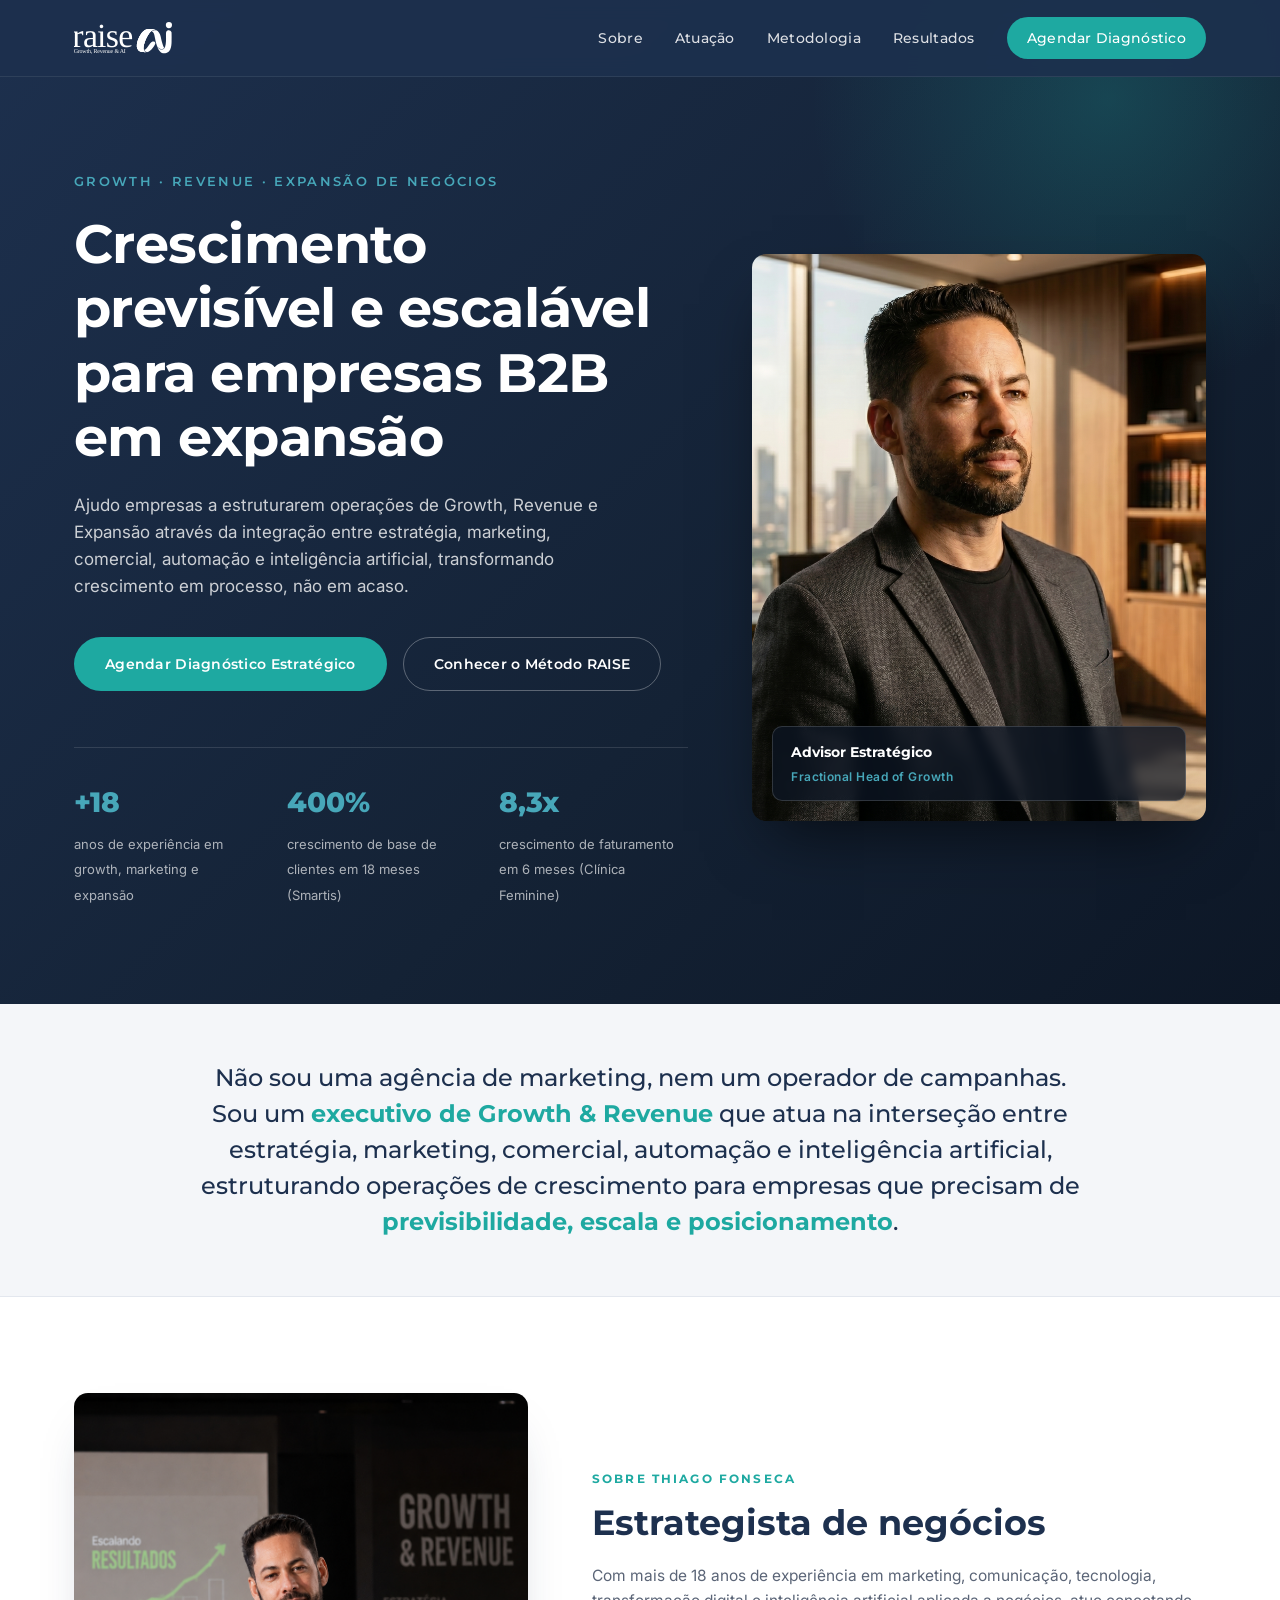
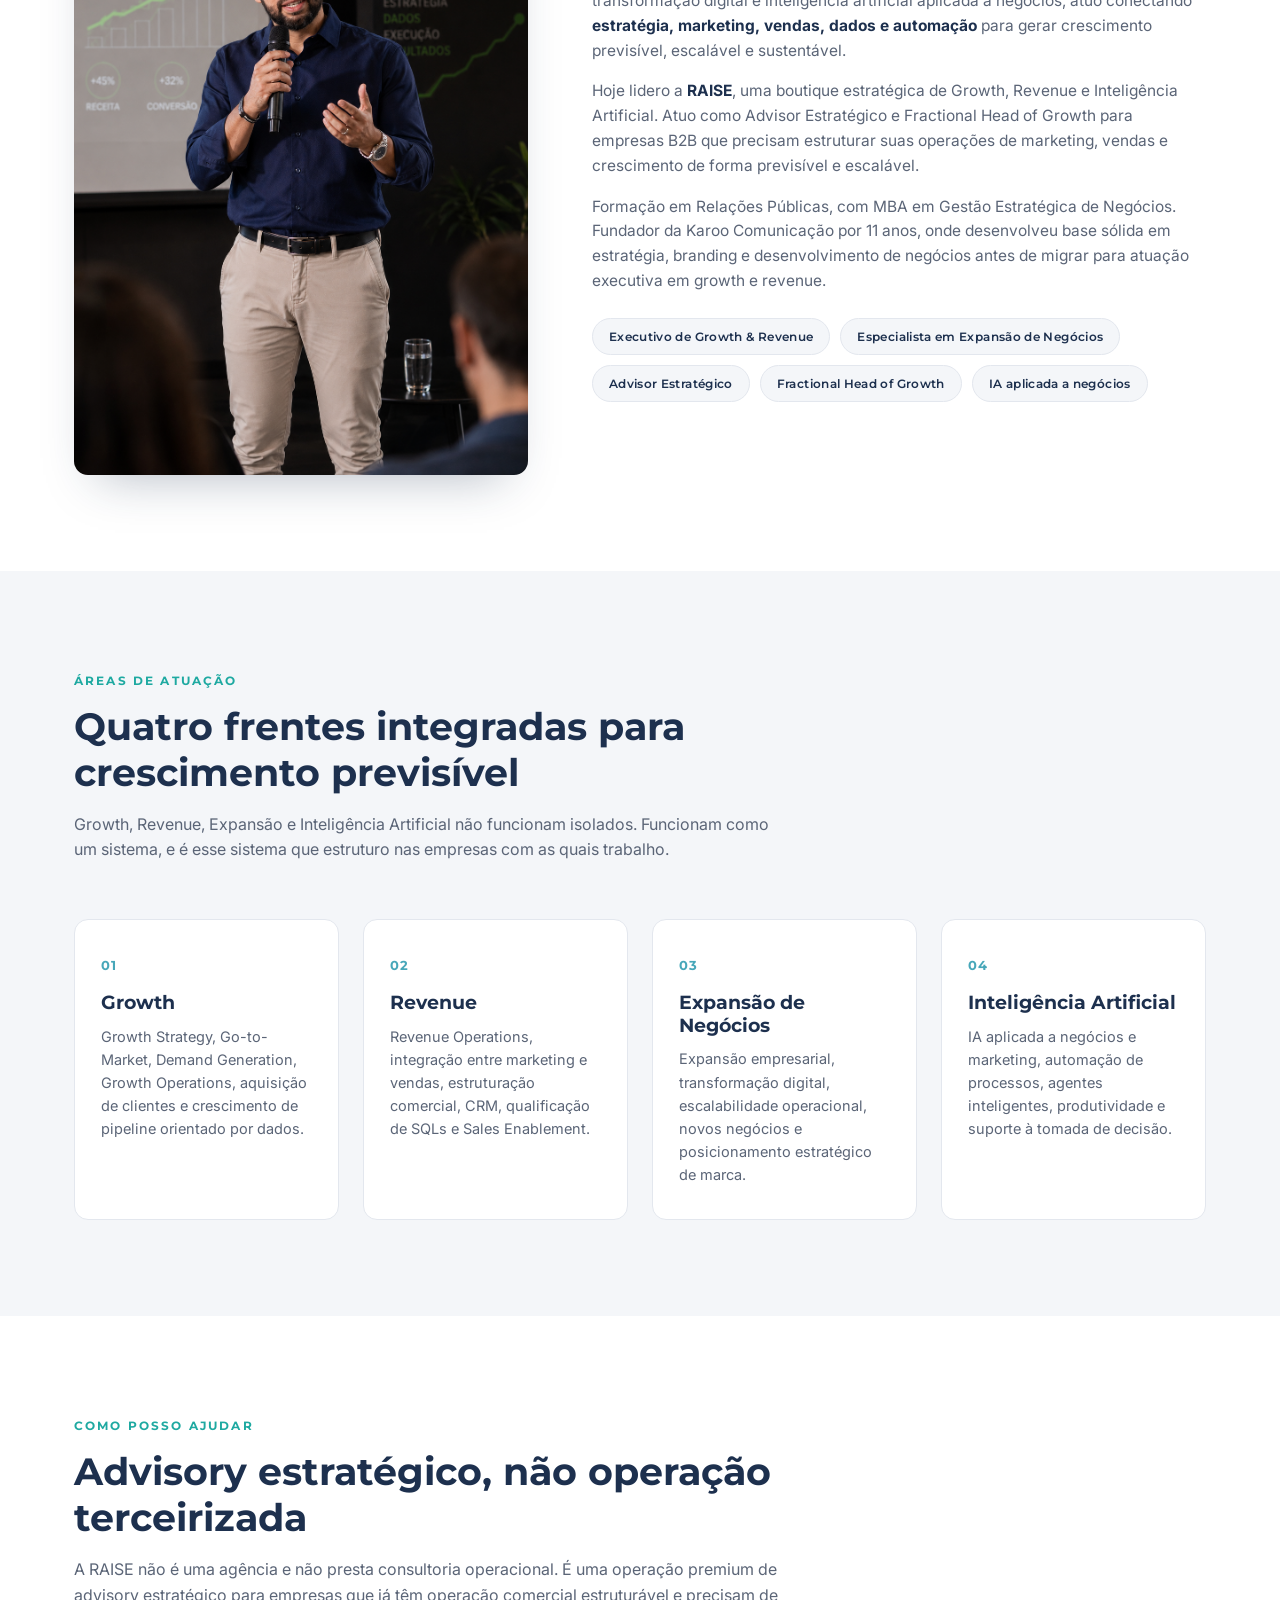
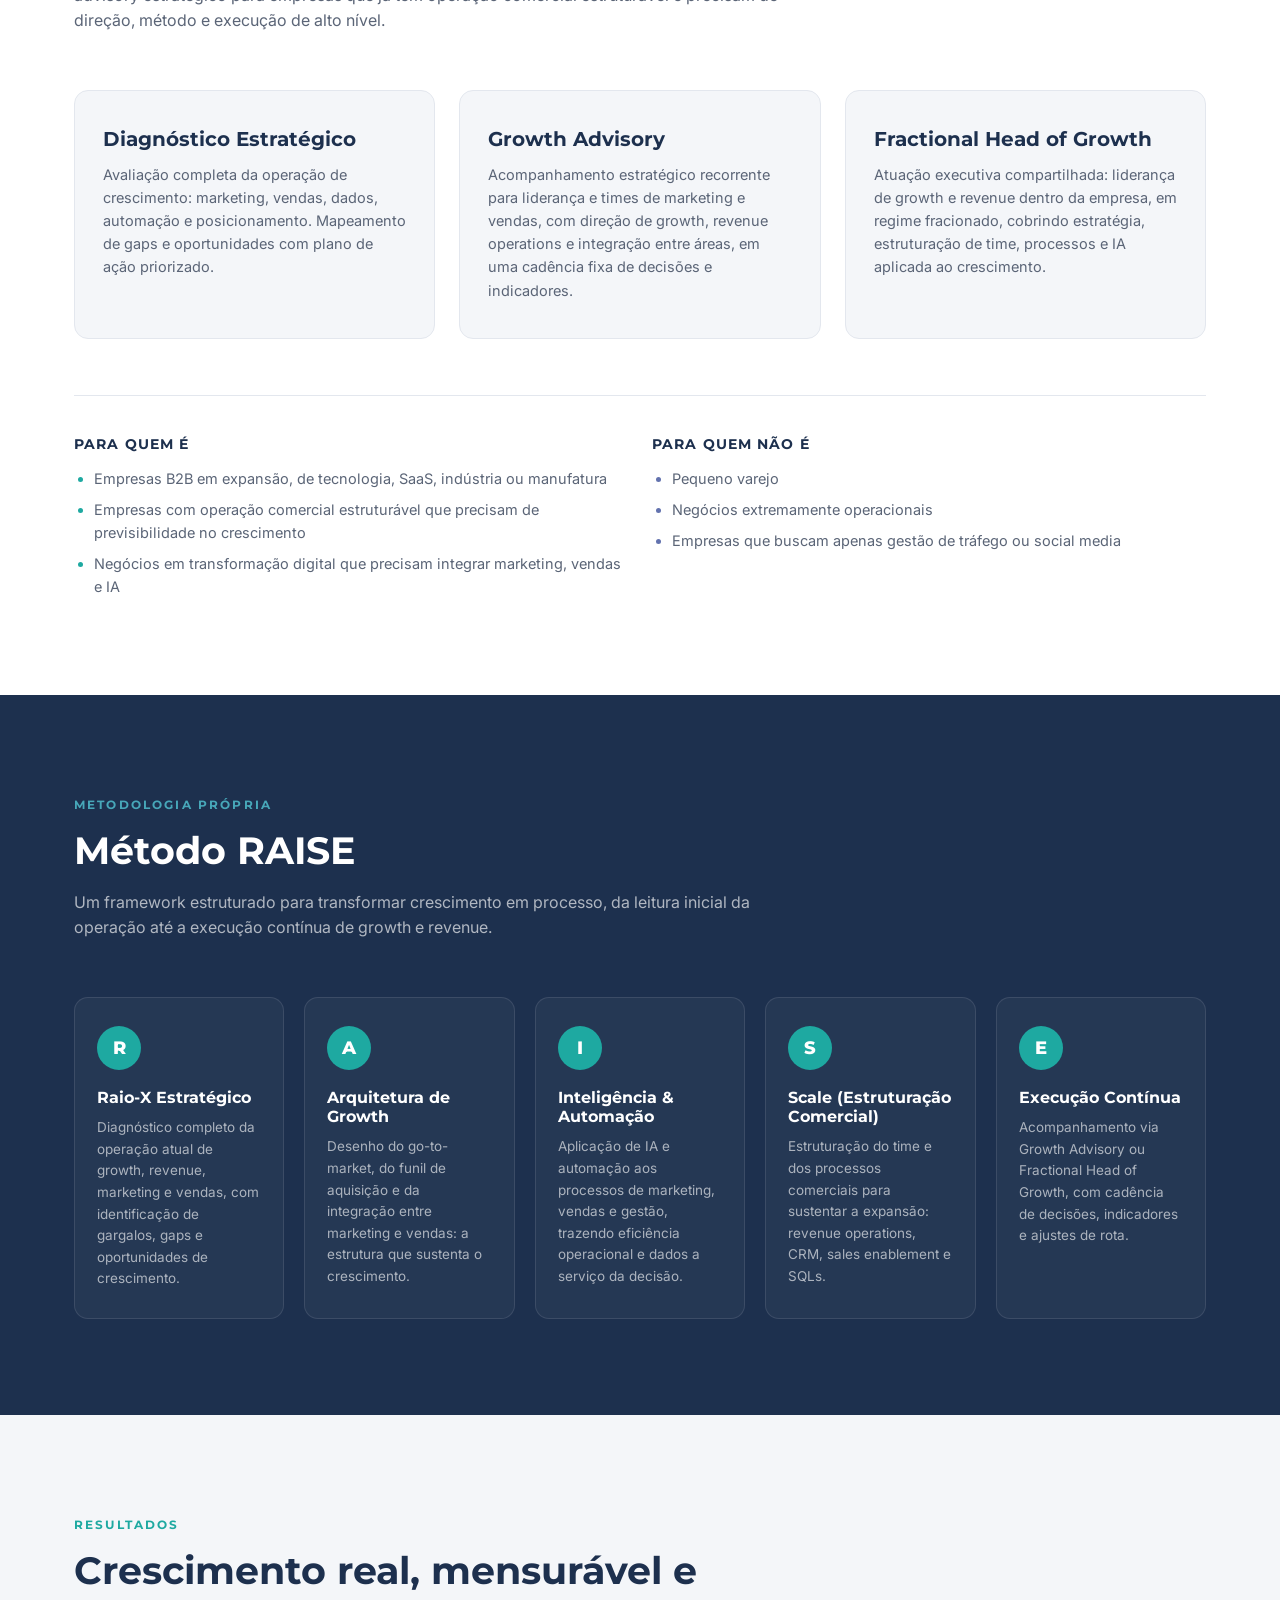
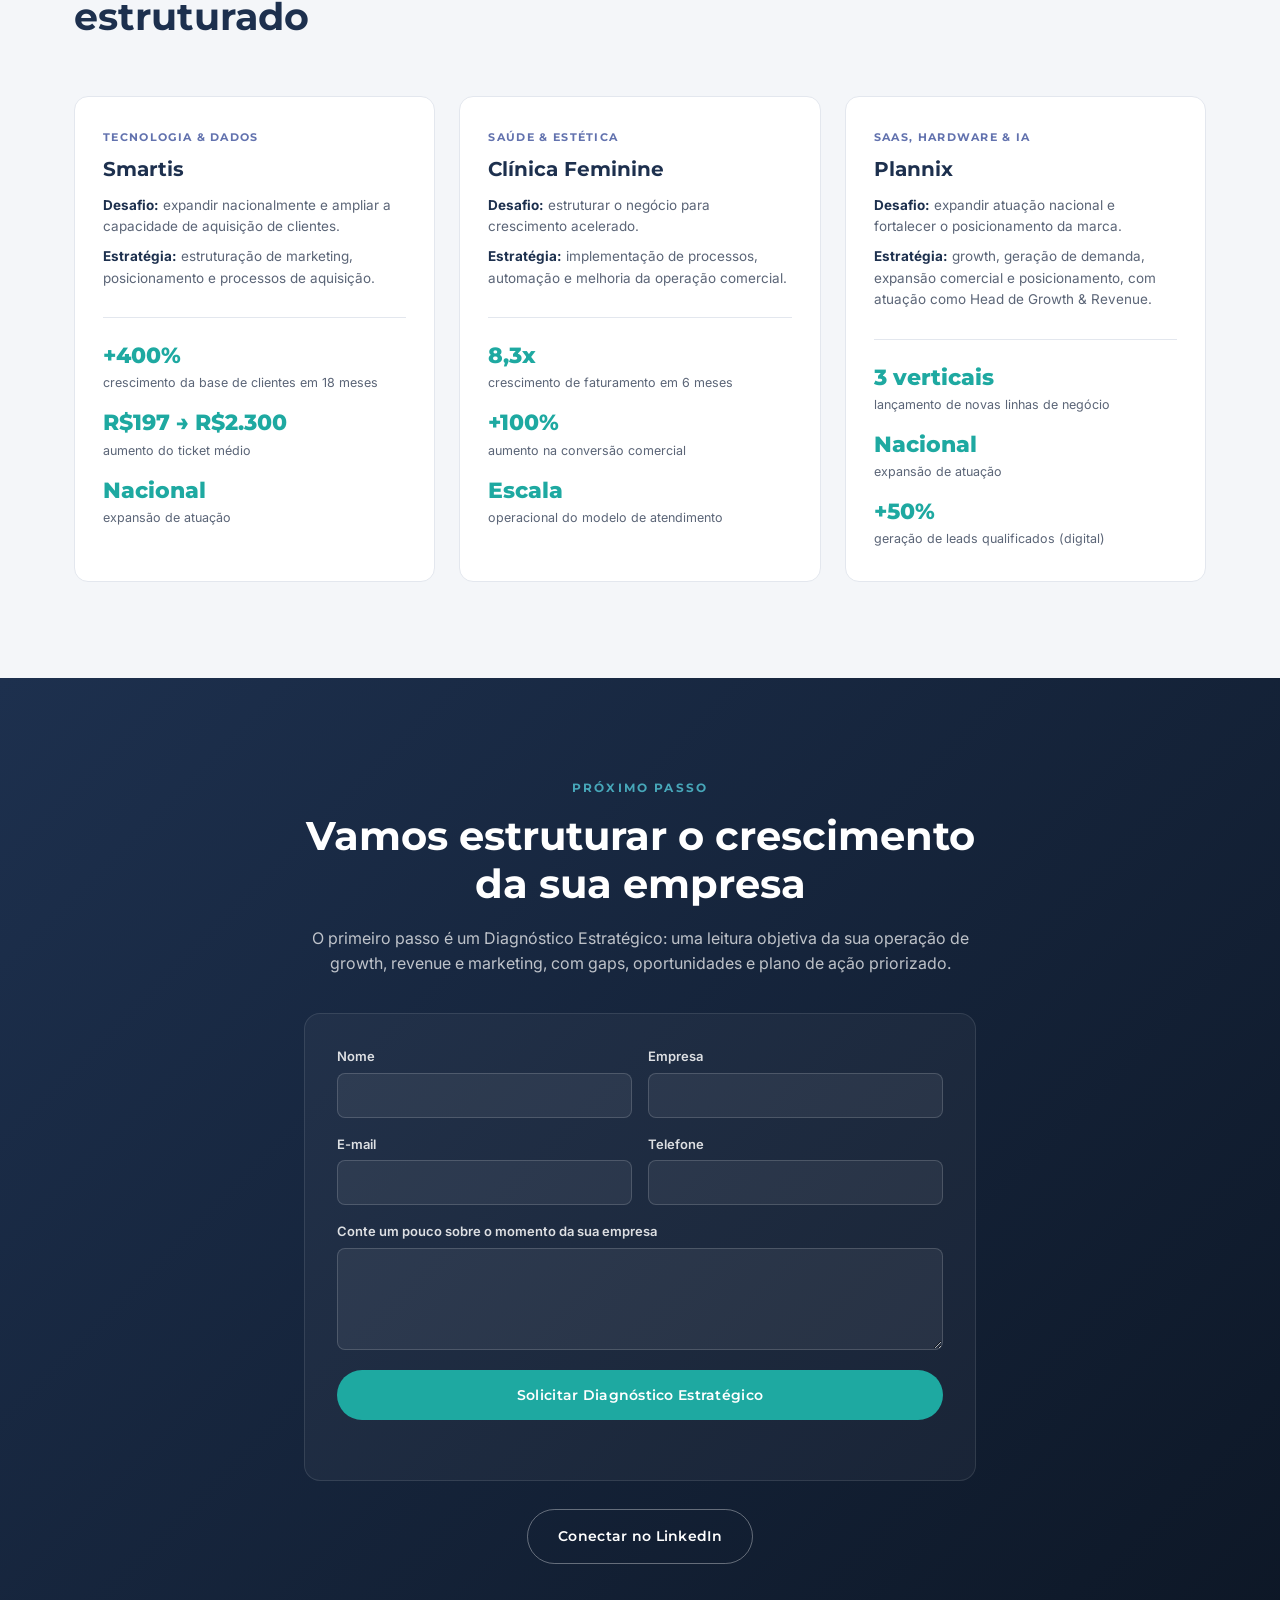
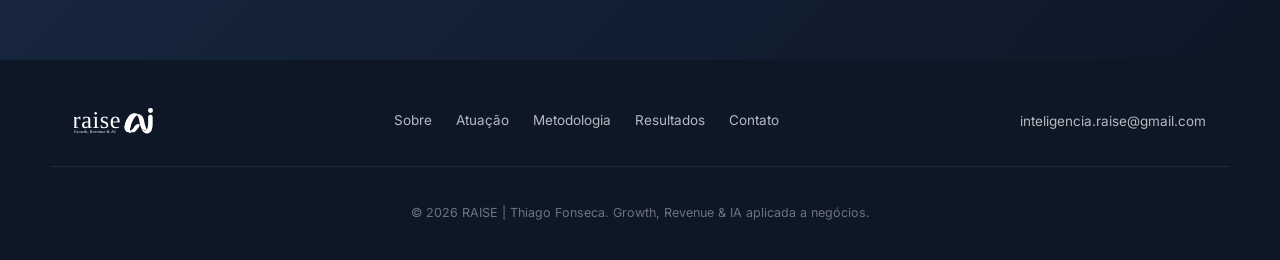
<file: index.html>
<!DOCTYPE html>
<html lang="pt-BR">
<head>
<meta charset="UTF-8">
<meta name="viewport" content="width=device-width, initial-scale=1.0">
<title>Thiago Fonseca | Growth, Revenue & Expansão de Negócios</title>
<meta name="description" content="Executivo de Growth, Revenue e Expansão de Negócios. Advisor estratégico e Fractional Head of Growth para empresas B2B em expansão, conectando estratégia, marketing, vendas, automação e inteligência artificial para gerar crescimento previsível e escalável.">
<link rel="canonical" href="https://raise-thiagofonseca.netlify.app/">
<link rel="icon" type="image/png" href="assets/img/favicon_raise.png">

<!-- Open Graph -->
<meta property="og:type" content="website">
<meta property="og:url" content="https://raise-thiagofonseca.netlify.app/">
<meta property="og:title" content="Thiago Fonseca | Growth, Revenue & Expansão de Negócios">
<meta property="og:description" content="Executivo de Growth, Revenue e Expansão de Negócios. Advisor estratégico e Fractional Head of Growth para empresas B2B em expansão, conectando estratégia, marketing, vendas, automação e inteligência artificial para gerar crescimento previsível e escalável.">
<meta property="og:image" content="https://raise-thiagofonseca.netlify.app/assets/img/thiago_hero.jpeg">
<meta property="og:locale" content="pt_BR">
<meta property="og:site_name" content="RAISE | Thiago Fonseca">

<!-- Twitter Card -->
<meta name="twitter:card" content="summary_large_image">
<meta name="twitter:title" content="Thiago Fonseca | Growth, Revenue & Expansão de Negócios">
<meta name="twitter:description" content="Executivo de Growth, Revenue e Expansão de Negócios. Advisor estratégico e Fractional Head of Growth para empresas B2B em expansão.">
<meta name="twitter:image" content="https://raise-thiagofonseca.netlify.app/assets/img/thiago_hero.jpeg">
<link rel="preconnect" href="https://fonts.googleapis.com">
<link rel="preconnect" href="https://fonts.gstatic.com" crossorigin>
<link href="https://fonts.googleapis.com/css2?family=Montserrat:wght@400;500;600;700;800&family=Inter:wght@400;500;600&display=swap" rel="stylesheet">
<link rel="stylesheet" href="assets/css/style.css">

<!-- Dados estruturados (Schema.org) -->
<script type="application/ld+json">
{
  "@context": "https://schema.org",
  "@type": "ProfilePage",
  "mainEntity": {
    "@type": "Person",
    "name": "Thiago Fonseca",
    "jobTitle": "Executivo de Growth, Revenue e Expansão de Negócios",
    "description": "Executivo de Growth, Revenue e Expansão de Negócios com mais de 18 anos de experiência. Advisor estratégico, Fractional Head of Growth e especialista em IA aplicada a negócios para empresas B2B em expansão.",
    "url": "https://raise-thiagofonseca.netlify.app/",
    "image": "https://raise-thiagofonseca.netlify.app/assets/img/thiago_hero.jpeg",
    "sameAs": [
      "https://www.linkedin.com/in/thiagofonseca-ia/"
    ],
    "knowsAbout": [
      "Growth Strategy",
      "Revenue Growth",
      "Go-to-Market",
      "Expansão de Negócios",
      "Inteligência Artificial aplicada a negócios",
      "Automação Comercial",
      "Fractional Head of Growth"
    ],
    "worksFor": {
      "@type": "Organization",
      "name": "RAISE"
    }
  }
}
</script>
</head>
<body>

<!-- ===================== HEADER / NAV ===================== -->
<header class="site-header" id="topo">
  <div class="container header-inner">
    <a href="#topo" class="brand">
      <img src="assets/img/logo_raise_branco.svg" alt="RAISE" class="brand-logo">
    </a>
    <nav class="main-nav" id="mainNav">
      <a href="#sobre">Sobre</a>
      <a href="#atuacao">Atuação</a>
      <a href="#metodologia">Metodologia</a>
      <a href="#resultados">Resultados</a>
      <a href="#contato" class="nav-cta">Agendar Diagnóstico</a>
    </nav>
    <button class="nav-toggle" id="navToggle" aria-label="Abrir menu" aria-expanded="false">
      <span></span><span></span><span></span>
    </button>
  </div>
</header>

<!-- ===================== HERO ===================== -->
<section class="hero">
  <div class="container hero-inner">
    <div class="hero-text fade-up">
      <span class="eyebrow">Growth · Revenue · Expansão de Negócios</span>
      <h1>Crescimento previsível e escalável para empresas B2B em expansão</h1>
      <p class="hero-lead">
        Ajudo empresas a estruturarem operações de Growth, Revenue e Expansão através
        da integração entre estratégia, marketing, comercial, automação e
        inteligência artificial, transformando crescimento em processo, não em acaso.
      </p>
      <div class="hero-actions">
        <a href="#contato" class="btn btn-primary">Agendar Diagnóstico Estratégico</a>
        <a href="#metodologia" class="btn btn-ghost">Conhecer o Método RAISE</a>
      </div>
      <div class="hero-stats">
        <div class="stat">
          <strong>+18</strong>
          <span>anos de experiência em growth, marketing e expansão</span>
        </div>
        <div class="stat">
          <strong>400%</strong>
          <span>crescimento de base de clientes em 18 meses (Smartis)</span>
        </div>
        <div class="stat">
          <strong>8,3x</strong>
          <span>crescimento de faturamento em 6 meses (Clínica Feminine)</span>
        </div>
      </div>
    </div>
    <div class="hero-media fade-up" style="--delay:0.15s">
      <img src="assets/img/thiago_hero.jpeg" alt="Thiago Fonseca, executivo de Growth, Revenue e Expansão de Negócios">
      <div class="hero-media-badge">
        <span>Advisor Estratégico</span>
        <span>Fractional Head of Growth</span>
      </div>
    </div>
  </div>
</section>

<!-- ===================== POSICIONAMENTO ===================== -->
<section class="positioning">
  <div class="container">
    <p class="positioning-text fade-up">
      Não sou uma agência de marketing, nem um operador de campanhas.
      Sou um <strong>executivo de Growth &amp; Revenue</strong> que atua na interseção entre
      estratégia, marketing, comercial, automação e inteligência artificial,
      estruturando operações de crescimento para empresas que precisam de
      <strong>previsibilidade, escala e posicionamento</strong>.
    </p>
  </div>
</section>

<!-- ===================== SOBRE ===================== -->
<section id="sobre" class="section sobre">
  <div class="container sobre-inner">
    <div class="sobre-media fade-up">
      <img src="assets/img/thiago_palco.png" alt="Thiago Fonseca apresentando resultados de Growth & Revenue">
    </div>
    <div class="sobre-text fade-up" style="--delay:0.1s">
      <span class="section-tag">Sobre Thiago Fonseca</span>
      <h2>Estrategista de negócios</h2>
      <p>
        Com mais de 18 anos de experiência em marketing, comunicação, tecnologia,
        transformação digital e inteligência artificial aplicada a negócios, atuo
        conectando <strong>estratégia, marketing, vendas, dados e automação</strong> para
        gerar crescimento previsível, escalável e sustentável.
      </p>
      <p>
        Hoje lidero a <strong>RAISE</strong>, uma boutique estratégica de Growth, Revenue e
        Inteligência Artificial. Atuo como Advisor Estratégico e Fractional Head of
        Growth para empresas B2B que precisam estruturar suas operações de marketing,
        vendas e crescimento de forma previsível e escalável.
      </p>
      <p>
        Formação em Relações Públicas, com MBA em Gestão Estratégica de Negócios.
        Fundador da Karoo Comunicação por 11 anos, onde desenvolveu base sólida em
        estratégia, branding e desenvolvimento de negócios antes de migrar para
        atuação executiva em growth e revenue.
      </p>
      <div class="sobre-tags">
        <span>Executivo de Growth &amp; Revenue</span>
        <span>Especialista em Expansão de Negócios</span>
        <span>Advisor Estratégico</span>
        <span>Fractional Head of Growth</span>
        <span>IA aplicada a negócios</span>
      </div>
    </div>
  </div>
</section>

<!-- ===================== ÁREAS DE ATUAÇÃO ===================== -->
<section id="atuacao" class="section atuacao">
  <div class="container">
    <div class="section-head fade-up">
      <span class="section-tag">Áreas de Atuação</span>
      <h2>Quatro frentes integradas para crescimento previsível</h2>
      <p>Growth, Revenue, Expansão e Inteligência Artificial não funcionam isolados.
      Funcionam como um sistema, e é esse sistema que estruturo nas empresas com as quais trabalho.</p>
    </div>
    <div class="cards-grid">
      <div class="card fade-up">
        <span class="card-index">01</span>
        <h3>Growth</h3>
        <p>Growth Strategy, Go-to-Market, Demand Generation, Growth Operations,
        aquisição de clientes e crescimento de pipeline orientado por dados.</p>
      </div>
      <div class="card fade-up" style="--delay:0.08s">
        <span class="card-index">02</span>
        <h3>Revenue</h3>
        <p>Revenue Operations, integração entre marketing e vendas, estruturação
        comercial, CRM, qualificação de SQLs e Sales Enablement.</p>
      </div>
      <div class="card fade-up" style="--delay:0.16s">
        <span class="card-index">03</span>
        <h3>Expansão de Negócios</h3>
        <p>Expansão empresarial, transformação digital, escalabilidade operacional,
        novos negócios e posicionamento estratégico de marca.</p>
      </div>
      <div class="card fade-up" style="--delay:0.24s">
        <span class="card-index">04</span>
        <h3>Inteligência Artificial</h3>
        <p>IA aplicada a negócios e marketing, automação de processos, agentes
        inteligentes, produtividade e suporte à tomada de decisão.</p>
      </div>
    </div>
  </div>
</section>

<!-- ===================== SERVIÇOS / COMO AJUDO ===================== -->
<section id="servicos" class="section servicos">
  <div class="container">
    <div class="section-head fade-up">
      <span class="section-tag">Como posso ajudar</span>
      <h2>Advisory estratégico, não operação terceirizada</h2>
      <p>A RAISE não é uma agência e não presta consultoria operacional. É uma
      operação premium de advisory estratégico para empresas que já têm operação
      comercial estruturável e precisam de direção, método e execução de alto nível.</p>
    </div>
    <div class="services-grid">
      <div class="service fade-up">
        <h3>Diagnóstico Estratégico</h3>
        <p>Avaliação completa da operação de crescimento: marketing, vendas, dados,
        automação e posicionamento. Mapeamento de gaps e oportunidades com plano
        de ação priorizado.</p>
      </div>
      <div class="service fade-up" style="--delay:0.08s">
        <h3>Growth Advisory</h3>
        <p>Acompanhamento estratégico recorrente para liderança e times de marketing
        e vendas, com direção de growth, revenue operations e integração entre áreas,
        em uma cadência fixa de decisões e indicadores.</p>
      </div>
      <div class="service fade-up" style="--delay:0.16s">
        <h3>Fractional Head of Growth</h3>
        <p>Atuação executiva compartilhada: liderança de growth e revenue dentro da
        empresa, em regime fracionado, cobrindo estratégia, estruturação de time,
        processos e IA aplicada ao crescimento.</p>
      </div>
    </div>
    <div class="icp fade-up">
      <div class="icp-col">
        <h4>Para quem é</h4>
        <ul>
          <li>Empresas B2B em expansão, de tecnologia, SaaS, indústria ou manufatura</li>
          <li>Empresas com operação comercial estruturável que precisam de previsibilidade no crescimento</li>
          <li>Negócios em transformação digital que precisam integrar marketing, vendas e IA</li>
        </ul>
      </div>
      <div class="icp-col">
        <h4>Para quem não é</h4>
        <ul>
          <li>Pequeno varejo</li>
          <li>Negócios extremamente operacionais</li>
          <li>Empresas que buscam apenas gestão de tráfego ou social media</li>
        </ul>
      </div>
    </div>
  </div>
</section>

<!-- ===================== METODOLOGIA ===================== -->
<section id="metodologia" class="section metodologia">
  <div class="container">
    <div class="section-head fade-up">
      <span class="section-tag">Metodologia Própria</span>
      <h2>Método RAISE</h2>
      <p>Um framework estruturado para transformar crescimento em processo, da
      leitura inicial da operação até a execução contínua de growth e revenue.</p>
    </div>
    <div class="method-grid">
      <div class="method-item fade-up">
        <span class="method-letter">R</span>
        <h3>Raio-X Estratégico</h3>
        <p>Diagnóstico completo da operação atual de growth, revenue, marketing e
        vendas, com identificação de gargalos, gaps e oportunidades de crescimento.</p>
      </div>
      <div class="method-item fade-up" style="--delay:0.06s">
        <span class="method-letter">A</span>
        <h3>Arquitetura de Growth</h3>
        <p>Desenho do go-to-market, do funil de aquisição e da integração entre
        marketing e vendas: a estrutura que sustenta o crescimento.</p>
      </div>
      <div class="method-item fade-up" style="--delay:0.12s">
        <span class="method-letter">I</span>
        <h3>Inteligência &amp; Automação</h3>
        <p>Aplicação de IA e automação aos processos de marketing, vendas e gestão,
        trazendo eficiência operacional e dados a serviço da decisão.</p>
      </div>
      <div class="method-item fade-up" style="--delay:0.18s">
        <span class="method-letter">S</span>
        <h3>Scale (Estruturação Comercial)</h3>
        <p>Estruturação do time e dos processos comerciais para sustentar a expansão:
        revenue operations, CRM, sales enablement e SQLs.</p>
      </div>
      <div class="method-item fade-up" style="--delay:0.24s">
        <span class="method-letter">E</span>
        <h3>Execução Contínua</h3>
        <p>Acompanhamento via Growth Advisory ou Fractional Head of Growth, com
        cadência de decisões, indicadores e ajustes de rota.</p>
      </div>
    </div>
  </div>
</section>

<!-- ===================== RESULTADOS / CASES ===================== -->
<section id="resultados" class="section resultados">
  <div class="container">
    <div class="section-head fade-up">
      <span class="section-tag">Resultados</span>
      <h2>Crescimento real, mensurável e estruturado</h2>
    </div>
    <div class="cases-grid">
      <div class="case fade-up">
        <span class="case-tag">Tecnologia &amp; Dados</span>
        <h3>Smartis</h3>
        <p class="case-desc"><strong>Desafio:</strong> expandir nacionalmente e ampliar a
        capacidade de aquisição de clientes.</p>
        <p class="case-desc"><strong>Estratégia:</strong> estruturação de marketing,
        posicionamento e processos de aquisição.</p>
        <div class="case-results">
          <div><strong>+400%</strong><span>crescimento da base de clientes em 18 meses</span></div>
          <div><strong>R$197 → R$2.300</strong><span>aumento do ticket médio</span></div>
          <div><strong>Nacional</strong><span>expansão de atuação</span></div>
        </div>
      </div>
      <div class="case fade-up" style="--delay:0.08s">
        <span class="case-tag">Saúde &amp; Estética</span>
        <h3>Clínica Feminine</h3>
        <p class="case-desc"><strong>Desafio:</strong> estruturar o negócio para
        crescimento acelerado.</p>
        <p class="case-desc"><strong>Estratégia:</strong> implementação de processos,
        automação e melhoria da operação comercial.</p>
        <div class="case-results">
          <div><strong>8,3x</strong><span>crescimento de faturamento em 6 meses</span></div>
          <div><strong>+100%</strong><span>aumento na conversão comercial</span></div>
          <div><strong>Escala</strong><span>operacional do modelo de atendimento</span></div>
        </div>
      </div>
      <div class="case fade-up" style="--delay:0.16s">
        <span class="case-tag">SaaS, Hardware &amp; IA</span>
        <h3>Plannix</h3>
        <p class="case-desc"><strong>Desafio:</strong> expandir atuação nacional e
        fortalecer o posicionamento da marca.</p>
        <p class="case-desc"><strong>Estratégia:</strong> growth, geração de demanda,
        expansão comercial e posicionamento, com atuação como Head de Growth &amp; Revenue.</p>
        <div class="case-results">
          <div><strong>3 verticais</strong><span>lançamento de novas linhas de negócio</span></div>
          <div><strong>Nacional</strong><span>expansão de atuação</span></div>
          <div><strong>+50%</strong><span>geração de leads qualificados (digital)</span></div>
        </div>
      </div>
    </div>
  </div>
</section>

<!-- ===================== CTA FINAL ===================== -->
<section id="contato" class="section cta-final">
  <div class="container cta-inner">
    <span class="section-tag light fade-up">Próximo Passo</span>
    <h2 class="fade-up" style="--delay:0.05s">Vamos estruturar o crescimento da sua empresa</h2>
    <p class="fade-up" style="--delay:0.1s">
      O primeiro passo é um Diagnóstico Estratégico: uma leitura objetiva da sua
      operação de growth, revenue e marketing, com gaps, oportunidades e plano
      de ação priorizado.
    </p>

    <form id="diagnosticForm" class="diagnostic-form fade-up" style="--delay:0.15s" data-endpoint="https://script.google.com/macros/s/SEU_SCRIPT_ID/exec" method="POST">
      <div class="form-row">
        <div class="form-field">
          <label for="form-nome">Nome</label>
          <input type="text" id="form-nome" name="Nome" required>
        </div>
        <div class="form-field">
          <label for="form-empresa">Empresa</label>
          <input type="text" id="form-empresa" name="Empresa" required>
        </div>
      </div>
      <div class="form-row">
        <div class="form-field">
          <label for="form-email">E-mail</label>
          <input type="email" id="form-email" name="E-mail" required>
        </div>
        <div class="form-field">
          <label for="form-telefone">Telefone</label>
          <input type="tel" id="form-telefone" name="Telefone">
        </div>
      </div>
      <div class="form-field">
        <label for="form-mensagem">Conte um pouco sobre o momento da sua empresa</label>
        <textarea id="form-mensagem" name="Mensagem" rows="4"></textarea>
      </div>
      <button type="submit" class="btn btn-primary">Solicitar Diagnóstico Estratégico</button>
      <div id="formStatus" class="form-status" role="status" aria-live="polite"></div>
    </form>

    <div class="cta-actions fade-up" style="--delay:0.2s">
      <a href="https://www.linkedin.com/in/thiagofonseca-ia/" target="_blank" rel="noopener" class="btn btn-ghost-light">Conectar no LinkedIn</a>
    </div>
  </div>
</section>

<!-- ===================== FOOTER ===================== -->
<footer class="site-footer">
  <div class="container footer-inner">
    <img src="assets/img/logo_raise_branco.svg" alt="RAISE" class="footer-logo">
    <nav class="footer-nav">
      <a href="#sobre">Sobre</a>
      <a href="#atuacao">Atuação</a>
      <a href="#metodologia">Metodologia</a>
      <a href="#resultados">Resultados</a>
      <a href="#contato">Contato</a>
    </nav>
    <div class="footer-contact">
      <a href="mailto:inteligencia.raise@gmail.com">inteligencia.raise@gmail.com</a>
    </div>
  </div>
  <div class="container footer-bottom">
    <p>© <span id="year"></span> RAISE | Thiago Fonseca. Growth, Revenue &amp; IA aplicada a negócios.</p>
  </div>
</footer>

<script src="assets/js/script.js"></script>
</body>
</html>
</file>
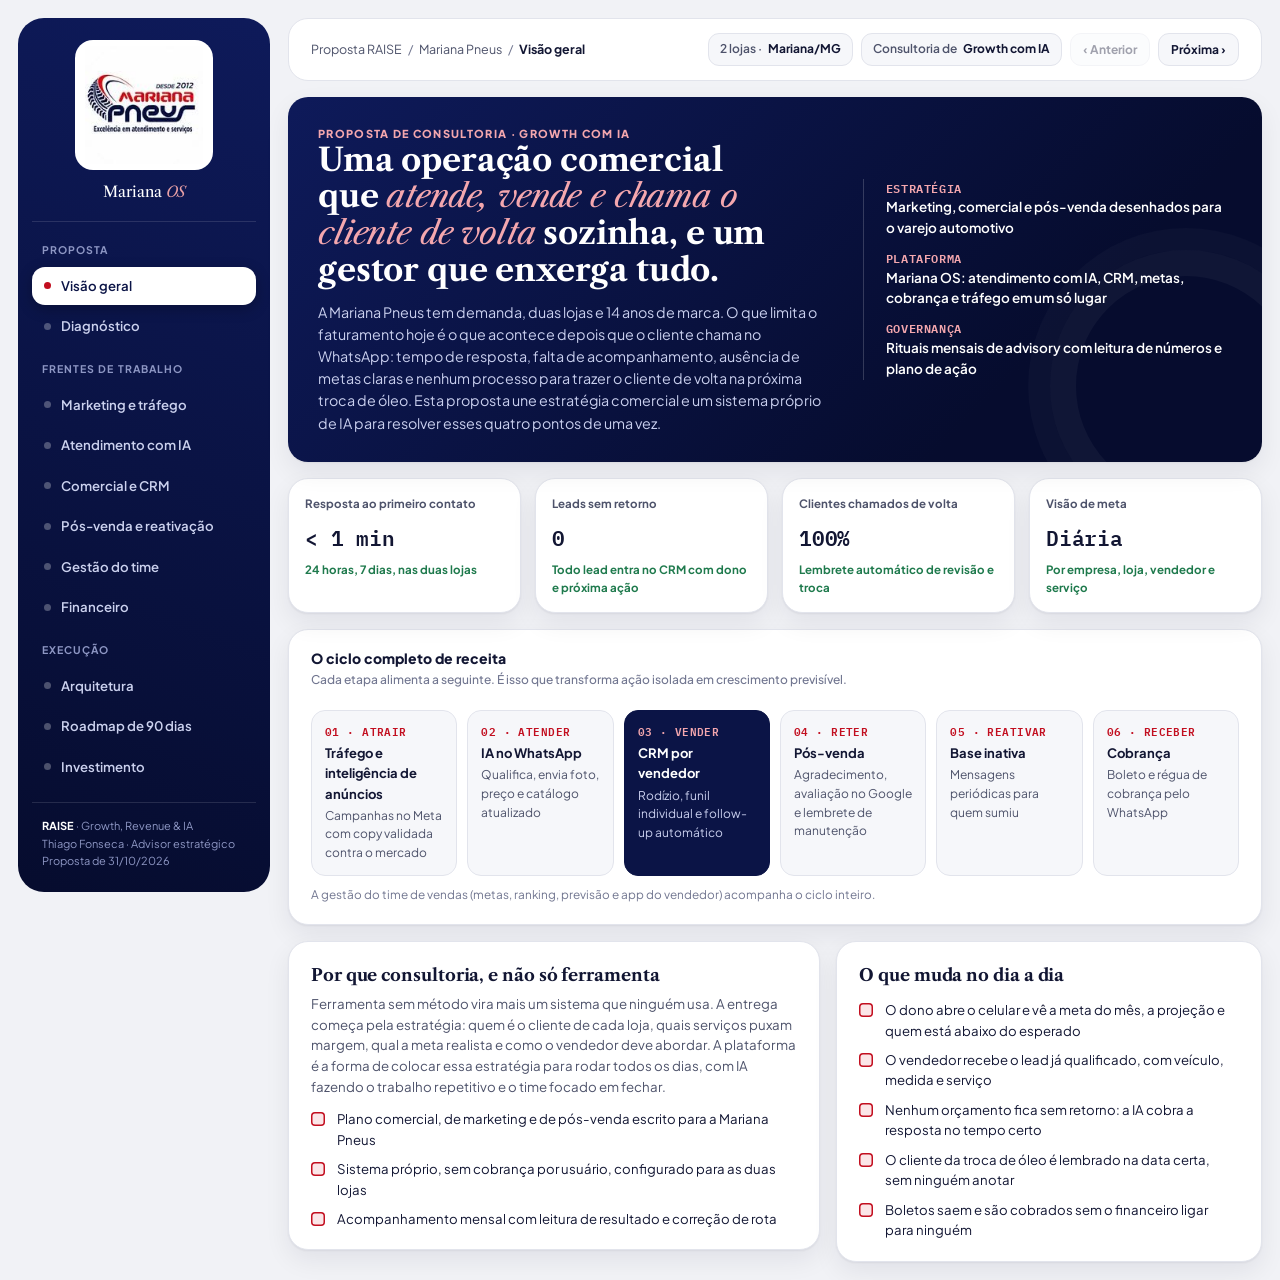
<file: propostas/mariana-pneus/index.html>
<!doctype html>
<html lang="pt-BR"><head><meta charset="utf-8"><meta name="viewport" content="width=device-width,initial-scale=1,viewport-fit=cover">
<meta name="robots" content="noindex,nofollow">
<style>:root{box-sizing:border-box;padding-top:env(safe-area-inset-top,0px);padding-bottom:env(safe-area-inset-bottom,0px)}body{margin:0;font:14px -apple-system,BlinkMacSystemFont,sans-serif}img{max-width:100%}[hidden]{display:none!important}</style>
<title>Proposta Mariana Pneus</title>
<meta name="claude:viewport-fit-sides" content="cover">
<link rel="preconnect" href="https://fonts.googleapis.com">
<link rel="preconnect" href="https://fonts.gstatic.com" crossorigin>
<link href="https://fonts.googleapis.com/css2?family=Libre+Caslon+Text:ital,wght@0,400;0,700;1,400&family=Plus+Jakarta+Sans:wght@400;500;600;700;800&family=IBM+Plex+Mono:wght@400;500;600&display=swap" rel="stylesheet">
</head><body>
<style>
/* Layout: mesmo shell do You OS (sidebar marinho + topbar + cards), clássico: serifa nos títulos, vermelho só como acento */
:root{
  --bg:#F1F2F6; --surface:#FFFFFF; --surface-2:#F6F7FA; --surface-3:#E9EBF2;
  --border:#E2E4EC; --border-strong:#CDD1DE;
  --ink:#121633; --ink-muted:#4E536B; --ink-faint:#717690;
  --brand:#0B1446; --brand-strong:#060C2E; --brand-tint:#E7E9F4;
  --accent:#C20E1F; --accent-strong:#9A0A17; --accent-tint:#FBE6E8;
  --gold:#9B7A3E; --gold-tint:#F3ECDD;
  --ok:#1F7A4D; --ok-tint:#DFF1E7; --warn:#93600F; --warn-tint:#F5EAD3; --crit:#B3262C; --crit-tint:#F6DEDF;
  --shadow-card:0 10px 26px rgba(6,12,46,.07),0 1px 2px rgba(6,12,46,.06);
  --font-display:'Libre Caslon Text',Georgia,'Times New Roman',serif;
  --font-body:'Plus Jakarta Sans',-apple-system,'Segoe UI',sans-serif;
  --font-mono:'IBM Plex Mono','SF Mono',Consolas,monospace;
}
@media (prefers-color-scheme: dark){:root:not([data-theme="light"]){
  --bg:#080B1E; --surface:#111530; --surface-2:#171C3B; --surface-3:#1E2447;
  --border:#272E55; --border-strong:#38406E;
  --ink:#ECEEF8; --ink-muted:#AAB0CC; --ink-faint:#868DAD;
  --brand:#16205E; --brand-strong:#0B1240; --brand-tint:#1D2552;
  --accent:#F0505C; --accent-strong:#FF7F88; --accent-tint:#3A1519;
  --gold:#D3B378; --gold-tint:#2E2716;
  --ok:#55C990; --ok-tint:#123225; --warn:#E2AE5B; --warn-tint:#352812; --crit:#F27C80; --crit-tint:#3A1719;
  --shadow-card:0 10px 26px rgba(0,0,0,.45); color-scheme:dark}}
:root[data-theme="dark"]{
  --bg:#080B1E; --surface:#111530; --surface-2:#171C3B; --surface-3:#1E2447;
  --border:#272E55; --border-strong:#38406E;
  --ink:#ECEEF8; --ink-muted:#AAB0CC; --ink-faint:#868DAD;
  --brand:#16205E; --brand-strong:#0B1240; --brand-tint:#1D2552;
  --accent:#F0505C; --accent-strong:#FF7F88; --accent-tint:#3A1519;
  --gold:#D3B378; --gold-tint:#2E2716;
  --ok:#55C990; --ok-tint:#123225; --warn:#E2AE5B; --warn-tint:#352812; --crit:#F27C80; --crit-tint:#3A1719;
  --shadow-card:0 10px 26px rgba(0,0,0,.45); color-scheme:dark}

*{box-sizing:border-box}
body{background:var(--bg);color:var(--ink);font-family:var(--font-body);font-size:14px;line-height:1.55;-webkit-font-smoothing:antialiased;margin:0}
h1,h2,h3{font-family:var(--font-display);font-weight:700;text-wrap:balance;margin:0;color:var(--ink);letter-spacing:-.005em}
p{margin:0}
.mono{font-family:var(--font-mono);font-variant-numeric:tabular-nums}
button{font-family:inherit}
:focus-visible{outline:2px solid var(--accent);outline-offset:2px;border-radius:6px}
@media (prefers-reduced-motion:reduce){*{animation-duration:.001ms!important;transition-duration:.001ms!important}}

#app{display:flex;gap:18px;min-height:100vh;padding-block:18px;padding-left:max(18px,env(safe-area-inset-left,0px));padding-right:max(18px,env(safe-area-inset-right,0px));align-items:flex-start}
#sidebar{width:252px;flex:none;background:linear-gradient(200deg,#0E1A5A,#060C2E);color:#DDE1F3;display:flex;flex-direction:column;position:sticky;top:18px;min-height:calc(100vh - 36px);border-radius:26px;padding:20px 14px}
.brand-block{display:flex;flex-direction:column;align-items:center;gap:10px;padding:2px 4px 18px;border-bottom:1px solid rgba(255,255,255,.12);margin-bottom:6px}
.logo-badge{background:#fff;border-radius:18px;padding:6px 10px;display:flex;align-items:center;justify-content:center}
.logo-badge img{width:118px;height:auto;display:block}
.brand-block .sys{font-family:var(--font-display);font-size:15px;color:#fff}
.brand-block .sys i{color:#E8A0A6;font-style:italic}
nav.sections{display:flex;flex-direction:column;gap:2px;flex:1}
.nav-group-label{font-size:10.5px;letter-spacing:.1em;text-transform:uppercase;color:#8E97C4;padding:14px 10px 6px;font-weight:700}
.nav-btn{display:flex;align-items:center;gap:10px;text-align:left;padding:9px 12px;border-radius:13px;background:transparent;border:none;color:#CBD1EE;font-size:13.2px;font-weight:600;cursor:pointer;transition:background .12s,color .12s;text-decoration:none}
.nav-btn:hover{background:rgba(255,255,255,.08);color:#fff}
.nav-btn.active{background:#fff;color:#0B1446;box-shadow:0 4px 14px rgba(0,0,0,.25)}
.nav-btn.active .dot{background:#C20E1F}
.nav-btn .dot{width:7px;height:7px;border-radius:50%;background:rgba(255,255,255,.28);flex:none}
.sidebar-foot{font-size:11px;line-height:1.6;color:#8E97C4;margin-top:16px;border-top:1px solid rgba(255,255,255,.12);padding:14px 10px 2px}
.sidebar-foot b{color:#fff;font-weight:700}

#main{flex:1;min-width:0;display:flex;flex-direction:column;gap:16px}
#topbar{background:var(--surface);border:1px solid var(--border);border-radius:20px;padding:14px 22px;display:flex;align-items:center;justify-content:space-between;gap:14px;flex-wrap:wrap}
.breadcrumb{display:flex;align-items:center;gap:6px;font-size:12.5px;color:var(--ink-muted);flex-wrap:wrap}
.breadcrumb b{color:var(--ink)}
.breadcrumb .sep{color:var(--ink-faint)}
.tb-meta{display:flex;gap:8px;flex-wrap:wrap}
.chip{display:inline-flex;align-items:center;gap:6px;background:var(--surface-2);border:1px solid var(--border);border-radius:11px;padding:6px 11px;font-size:12px;font-weight:600;color:var(--ink-muted)}
.chip b{color:var(--ink)}
.navs{display:flex;gap:8px}
.navs button{background:var(--surface-2);border:1px solid var(--border);border-radius:11px;padding:6px 12px;font-size:12px;font-weight:700;color:var(--ink);cursor:pointer}
.navs button:hover{border-color:var(--border-strong)}
.navs button:disabled{opacity:.4;cursor:default}

#content{max-width:1320px;width:100%}
.view{display:none;animation:fadein .2s ease}
.view.active{display:block}
@keyframes fadein{from{opacity:0;transform:translateY(3px)}to{opacity:1;transform:none}}
.view-head{margin-bottom:18px;display:flex;flex-direction:column;gap:6px}
.view-head h1{font-size:27px;line-height:1.2}
.view-head p{color:var(--ink-muted);font-size:14px;max-width:72ch}
.eyebrow{font-size:11px;letter-spacing:.12em;text-transform:uppercase;color:var(--accent);font-weight:800}

.card{background:var(--surface);border:1px solid var(--border);border-radius:20px;box-shadow:var(--shadow-card);min-width:0}
.card-pad{padding:20px 22px}
.card-head{display:flex;align-items:flex-start;justify-content:space-between;gap:12px;padding:18px 22px 0}
.card-title{font-size:14px;font-weight:800;color:var(--ink)}
.card-title .sub{display:block;font-weight:500;color:var(--ink-faint);font-size:12px;margin-top:2px}
.card h3{font-size:17px;margin-bottom:6px}
.card p.lead{color:var(--ink-muted);font-size:13.3px}
.grid-2{display:grid;grid-template-columns:1.25fr 1fr;gap:16px;align-items:start}
.grid-2e{display:grid;grid-template-columns:1fr 1fr;gap:16px;align-items:start}
.grid-3{display:grid;grid-template-columns:repeat(3,1fr);gap:16px}
.grid-4{display:grid;grid-template-columns:repeat(4,1fr);gap:14px}
.stack{display:flex;flex-direction:column;gap:16px}
.mt{margin-top:16px}

.kpi{padding:16px 16px 15px;display:flex;flex-direction:column;gap:8px}
.kpi .label{font-size:11.5px;color:var(--ink-muted);font-weight:700}
.kpi .value{font-family:var(--font-mono);font-size:21px;font-weight:600;letter-spacing:-.01em}
.kpi .delta{font-size:11.5px;font-weight:700}
.up{color:var(--ok)} .down{color:var(--crit)}

.ilustr{display:inline-flex;align-items:center;gap:5px;font-size:10.5px;font-weight:700;letter-spacing:.06em;text-transform:uppercase;color:var(--gold);background:var(--gold-tint);border-radius:100px;padding:3px 9px;white-space:nowrap}

.pill{display:inline-flex;align-items:center;gap:5px;padding:3px 10px 3px 8px;border-radius:100px;font-size:10.5px;font-weight:800;letter-spacing:.03em;text-transform:uppercase;white-space:nowrap}
.pill::before{content:"";width:6px;height:6px;border-radius:50%;background:currentColor}
.pill.ok{background:var(--ok-tint);color:var(--ok)} .pill.warn{background:var(--warn-tint);color:var(--warn)} .pill.crit{background:var(--crit-tint);color:var(--crit)} .pill.brand{background:var(--brand-tint);color:var(--brand)}
:root[data-theme="dark"] .pill.brand{color:#C3CAF2}
@media (prefers-color-scheme:dark){:root:not([data-theme="light"]) .pill.brand{color:#C3CAF2}}

ul.checks{list-style:none;margin:12px 0 0;padding:0;display:flex;flex-direction:column;gap:9px}
ul.checks li{display:grid;grid-template-columns:18px 1fr;gap:8px;font-size:13.2px;color:var(--ink)}
ul.checks li::before{content:"";width:14px;height:14px;margin-top:3px;border-radius:4px;background:var(--accent-tint);box-shadow:inset 0 0 0 1.5px var(--accent)}
ul.checks li span{color:var(--ink-muted)}

.module{display:flex;flex-direction:column;gap:10px}
.module .tag{align-self:flex-start}
.mod-ico{width:36px;height:36px;border-radius:11px;background:var(--brand-tint);color:var(--brand);display:flex;align-items:center;justify-content:center;flex:none}
:root[data-theme="dark"] .mod-ico{color:#C3CAF2}
@media (prefers-color-scheme:dark){:root:not([data-theme="light"]) .mod-ico{color:#C3CAF2}}
.mod-top{display:flex;gap:12px;align-items:center}
.mod-top h3{margin:0;font-size:16.5px}

table.data{width:100%;border-collapse:collapse;font-size:12.8px}
table.data th{text-align:left;font-size:10.8px;text-transform:uppercase;letter-spacing:.06em;color:var(--ink-faint);font-weight:800;padding:10px 14px;border-bottom:1px solid var(--border);white-space:nowrap}
table.data td{padding:11px 14px;border-bottom:1px solid var(--border);vertical-align:top}
table.data tr:last-child td{border-bottom:none}
table.data td.num,table.data th.num{font-family:var(--font-mono);text-align:right;white-space:nowrap}
table.data td.when{font-family:var(--font-mono);font-weight:600;white-space:nowrap;color:var(--brand)}
:root[data-theme="dark"] table.data td.when{color:#C3CAF2}
@media (prefers-color-scheme:dark){:root:not([data-theme="light"]) table.data td.when{color:#C3CAF2}}
.table-scroll{overflow-x:auto}

/* Fluxo */
.flow{display:flex;gap:10px;flex-wrap:wrap;align-items:stretch}
.flow .st{flex:1 1 140px;background:var(--surface-2);border:1px solid var(--border);border-radius:14px;padding:12px 13px;position:relative;min-width:0}
.flow .st b{display:block;font-size:13px;margin-bottom:3px}
.flow .st span{font-size:12px;color:var(--ink-muted);display:block}
.flow .st .k{font-family:var(--font-mono);font-size:10.5px;color:var(--accent);font-weight:600;letter-spacing:.04em;margin-bottom:4px;display:block}
.flow .st.hl{background:var(--brand);border-color:var(--brand);color:#fff}
.flow .st.hl b{color:#fff} .flow .st.hl span{color:#C9CFEE} .flow .st.hl .k{color:#F4A7AE}

/* Chat */
.phone{background:var(--surface-2);border:1px solid var(--border);border-radius:22px;padding:14px;display:flex;flex-direction:column;gap:8px;max-width:420px}
.phone .ph-head{display:flex;align-items:center;gap:10px;padding:2px 2px 10px;border-bottom:1px solid var(--border)}
.av{width:34px;height:34px;border-radius:50%;background:var(--brand);color:#fff;display:flex;align-items:center;justify-content:center;font-weight:800;font-size:12px;flex:none}
.ph-head b{font-size:13px;display:block}
.ph-head span{font-size:11px;color:var(--ok);font-weight:700}
.msg{max-width:84%;padding:8px 11px;border-radius:14px;font-size:12.8px;line-height:1.45}
.msg.in{background:var(--surface);border:1px solid var(--border);align-self:flex-start;border-bottom-left-radius:4px}
.msg.out{background:var(--brand-tint);align-self:flex-end;border-bottom-right-radius:4px;color:var(--ink)}
.msg .t{display:block;font-size:10px;color:var(--ink-faint);margin-top:3px;text-align:right;font-family:var(--font-mono)}
.prod{display:grid;grid-template-columns:44px 1fr auto;gap:10px;align-items:center;background:var(--surface);border:1px solid var(--border);border-radius:12px;padding:8px 10px;margin-top:6px}
.tire{width:44px;height:44px;border-radius:50%;background:radial-gradient(circle,var(--surface-3) 0 30%,#2B2F45 31% 62%,#14172A 63%);}
.prod b{font-size:12.3px;display:block}
.prod span{font-size:11px;color:var(--ink-muted)}
.prod .pr{font-family:var(--font-mono);font-weight:600;font-size:12.5px}
.sys-note{align-self:center;font-size:11px;color:var(--gold);background:var(--gold-tint);border-radius:100px;padding:4px 10px;font-weight:700;text-align:center}

/* Kanban */
.kanban{display:grid;grid-template-columns:repeat(5,minmax(170px,1fr));gap:12px;overflow-x:auto;padding-bottom:4px}
.col{background:var(--surface-2);border:1px solid var(--border);border-radius:16px;padding:10px;display:flex;flex-direction:column;gap:8px;min-width:170px}
.col-h{display:flex;justify-content:space-between;align-items:center;font-size:11.5px;font-weight:800;text-transform:uppercase;letter-spacing:.05em;color:var(--ink-muted);padding:2px 4px}
.col-h .n{font-family:var(--font-mono);color:var(--ink)}
.lc{background:var(--surface);border:1px solid var(--border);border-radius:12px;padding:10px;display:flex;flex-direction:column;gap:5px}
.lc .top{display:flex;justify-content:space-between;gap:6px;font-size:12.5px;font-weight:700}
.lc .top .v{font-family:var(--font-mono);font-weight:600}
.lc .it{font-size:11.3px;color:var(--ink-muted)}
.lc .nx{font-size:11px;font-weight:700;background:var(--surface-2);border-radius:8px;padding:4px 7px;color:var(--ink-muted)}
.lc .nx.ia{background:var(--brand-tint);color:var(--brand)}
:root[data-theme="dark"] .lc .nx.ia{color:#C3CAF2}
@media (prefers-color-scheme:dark){:root:not([data-theme="light"]) .lc .nx.ia{color:#C3CAF2}}
.lc .nx.late{background:var(--crit-tint);color:var(--crit)}

/* Barras */
.bars{display:flex;flex-direction:column;gap:12px}
.bar-row{display:grid;grid-template-columns:120px 1fr 64px;gap:10px;align-items:center;font-size:12.5px}
.bar-row .lbl{color:var(--ink-muted);font-weight:600;white-space:nowrap;overflow:hidden;text-overflow:ellipsis}
.track{height:10px;background:var(--surface-3);border-radius:6px;position:relative;overflow:visible}
.fill{height:100%;border-radius:6px;background:var(--brand)}
.fill.proj{background:repeating-linear-gradient(90deg,var(--brand) 0 4px,transparent 4px 7px);opacity:.45;position:absolute;top:0;left:0}
.tick{position:absolute;top:-4px;width:2px;height:18px;background:var(--accent);border-radius:1px}
.tick.super{background:var(--gold)}
.bar-row .pct{font-family:var(--font-mono);font-weight:600;text-align:right}
.legend{display:flex;gap:14px;flex-wrap:wrap;font-size:11.5px;color:var(--ink-muted);margin-top:12px}
.legend i{display:inline-block;width:12px;height:8px;border-radius:2px;margin-right:5px;vertical-align:middle}

.rank{display:flex;flex-direction:column}
.rank .r{display:grid;grid-template-columns:22px 1fr auto auto;gap:10px;align-items:center;padding:10px 22px;border-top:1px solid var(--border);font-size:13px}
.rank .r:first-child{border-top:none}
.rank .pos{font-family:var(--font-mono);color:var(--ink-faint);font-size:12px}
.rank .nm{font-weight:700}
.rank .nm small{display:block;font-weight:500;color:var(--ink-faint);font-size:11px}
.rank .v{font-family:var(--font-mono);font-weight:600}

/* App vendedor */
.mobile{width:250px;max-width:100%;background:var(--brand-strong);border-radius:30px;padding:10px;box-shadow:var(--shadow-card);margin-inline:auto}
.mobile .scr{background:var(--surface);border-radius:22px;padding:14px;display:flex;flex-direction:column;gap:10px}
.mobile .hello{font-family:var(--font-display);font-size:16px}
.ring{width:118px;height:118px;margin:4px auto;position:relative}
.ring svg{width:100%;height:100%;transform:rotate(-90deg)}
.ring .c{position:absolute;inset:0;display:flex;flex-direction:column;align-items:center;justify-content:center}
.ring .c b{font-family:var(--font-mono);font-size:22px}
.ring .c span{font-size:10.5px;color:var(--ink-faint)}
.notif{border-radius:12px;padding:9px 10px;font-size:11.5px;line-height:1.4}
.notif.ok{background:var(--ok-tint);color:var(--ok)}
.notif.up{background:var(--gold-tint);color:var(--gold)}
.notif b{display:block;font-size:11.8px}

.alert-item{display:grid;grid-template-columns:auto 1fr;gap:12px;padding:12px 22px;border-top:1px solid var(--border);align-items:start}
.alert-item:first-child{border-top:none}
.alert-item b{display:block;font-size:13px}
.alert-item span{font-size:12px;color:var(--ink-muted)}

/* Roadmap */
.phase{display:flex;flex-direction:column;gap:10px}
.phase .when{font-family:var(--font-mono);font-size:11.5px;color:var(--accent);font-weight:600;letter-spacing:.04em}
.phase h3{font-size:18px}

.quote{font-family:var(--font-display);font-style:italic;font-size:19px;line-height:1.45;color:var(--ink)}
.hero{background:linear-gradient(135deg,#0E1A5A 0%,#060C2E 75%);color:#fff;border:none;overflow:hidden;position:relative}
.hero .card-pad{padding:28px 30px;display:grid;grid-template-columns:1.4fr 1fr;gap:28px;align-items:center}
.hero h1{color:#fff;font-size:32px;line-height:1.15}
.hero h1 em{color:#F4A7AE;font-style:italic;font-weight:400}
.hero p{color:#C9CFEE;font-size:14.3px;margin-top:12px;max-width:60ch}
.hero .eyebrow{color:#F4A7AE}
.hero-list{display:flex;flex-direction:column;gap:10px;border-left:1px solid rgba(255,255,255,.18);padding-left:22px}
.hero-list div{display:flex;flex-direction:column}
.hero-list b{font-family:var(--font-mono);font-size:12px;color:#F4A7AE;font-weight:600;letter-spacing:.05em}
.hero-list span{font-size:13.5px;color:#fff;font-weight:600}
.hero::after{content:"";position:absolute;right:-60px;bottom:-60px;width:220px;height:220px;border-radius:50%;border:26px solid rgba(255,255,255,.04);box-shadow:0 0 0 22px rgba(255,255,255,.025)}

.price{font-family:var(--font-mono);font-size:24px;font-weight:600;color:var(--ink)}
.price small{font-size:12px;color:var(--ink-faint);font-family:var(--font-body);font-weight:600}
.fill-in{border-bottom:1.5px dashed var(--border-strong);padding:0 4px;color:var(--ink-faint)}
.foot-note{font-size:11.8px;color:var(--ink-faint);margin-top:10px}
.divider{height:1px;background:var(--border);margin:14px 0}

@media (max-width:1100px){.grid-4{grid-template-columns:repeat(2,1fr)}.grid-3{grid-template-columns:1fr 1fr}.grid-2,.grid-2e{grid-template-columns:1fr}.hero .card-pad{grid-template-columns:1fr}}
@media (max-width:860px){
  #app{flex-direction:column;padding-block:12px}
  #sidebar{width:100%;min-height:auto;position:relative;top:0;border-radius:20px;padding:14px}
  .brand-block{flex-direction:row;justify-content:flex-start;border-bottom:none;padding:0 0 8px;margin:0}
  .logo-badge img{width:84px}
  nav.sections{flex-direction:row;flex-wrap:nowrap;overflow-x:auto;gap:4px;padding-bottom:4px}
  .nav-group-label,.sidebar-foot{display:none}
  .nav-btn{white-space:nowrap;flex:none}
  .grid-3,.grid-4{grid-template-columns:1fr}
  .hero h1{font-size:25px}
  .hero .card-pad{padding:22px}
  .hero-list{border-left:none;padding-left:0;border-top:1px solid rgba(255,255,255,.18);padding-top:16px}
  .view-head h1{font-size:23px}
  .bar-row{grid-template-columns:92px 1fr 52px}
}
</style>

<div id="app">
  <aside id="sidebar">
    <div class="brand-block">
      <div class="logo-badge"><img src="[data-uri]" alt="Mariana Pneus"></div>
      <div class="sys">Mariana <i>OS</i></div>
    </div>
    <nav class="sections" id="nav">
      <div class="nav-group-label">Proposta</div>
      <a class="nav-btn" href="#visao-geral" data-v="visao-geral"><span class="dot"></span>Visão geral</a>
      <a class="nav-btn" href="#diagnostico" data-v="diagnostico"><span class="dot"></span>Diagnóstico</a>
      <div class="nav-group-label">Frentes de trabalho</div>
      <a class="nav-btn" href="#marketing" data-v="marketing"><span class="dot"></span>Marketing e tráfego</a>
      <a class="nav-btn" href="#atendimento" data-v="atendimento"><span class="dot"></span>Atendimento com IA</a>
      <a class="nav-btn" href="#comercial" data-v="comercial"><span class="dot"></span>Comercial e CRM</a>
      <a class="nav-btn" href="#pos-vendas" data-v="pos-vendas"><span class="dot"></span>Pós-venda e reativação</a>
      <a class="nav-btn" href="#time" data-v="time"><span class="dot"></span>Gestão do time</a>
      <a class="nav-btn" href="#financeiro" data-v="financeiro"><span class="dot"></span>Financeiro</a>
      <div class="nav-group-label">Execução</div>
      <a class="nav-btn" href="#arquitetura" data-v="arquitetura"><span class="dot"></span>Arquitetura</a>
      <a class="nav-btn" href="#roadmap" data-v="roadmap"><span class="dot"></span>Roadmap de 90 dias</a>
      <a class="nav-btn" href="#investimento" data-v="investimento"><span class="dot"></span>Investimento</a>
    </nav>
    <div class="sidebar-foot"><b>RAISE</b> · Growth, Revenue &amp; IA<br>Thiago Fonseca · Advisor estratégico<br>Proposta de 31/10/2026</div>
  </aside>

  <div id="main">
    <div id="topbar">
      <div class="breadcrumb"><span>Proposta RAISE</span><span class="sep">/</span><span>Mariana Pneus</span><span class="sep">/</span><b id="crumb">Visão geral</b></div>
      <div class="tb-meta">
        <span class="chip">2 lojas · <b>Mariana/MG</b></span>
        <span class="chip">Consultoria de <b>Growth com IA</b></span>
        <div class="navs"><button id="prev" type="button">‹ Anterior</button><button id="next" type="button">Próxima ›</button></div>
      </div>
    </div>

    <main id="content">

<!-- ================= VISÃO GERAL ================= -->
<section class="view" id="v-visao-geral">
  <div class="card hero"><div class="card-pad">
    <div>
      <div class="eyebrow">Proposta de consultoria · Growth com IA</div>
      <h1>Uma operação comercial que <em>atende, vende e chama o cliente de volta</em> sozinha, e um gestor que enxerga tudo.</h1>
      <p>A Mariana Pneus tem demanda, duas lojas e 14 anos de marca. O que limita o faturamento hoje é o que acontece depois que o cliente chama no WhatsApp: tempo de resposta, falta de acompanhamento, ausência de metas claras e nenhum processo para trazer o cliente de volta na próxima troca de óleo. Esta proposta une estratégia comercial e um sistema próprio de IA para resolver esses quatro pontos de uma vez.</p>
    </div>
    <div class="hero-list">
      <div><b>ESTRATÉGIA</b><span>Marketing, comercial e pós-venda desenhados para o varejo automotivo</span></div>
      <div><b>PLATAFORMA</b><span>Mariana OS: atendimento com IA, CRM, metas, cobrança e tráfego em um só lugar</span></div>
      <div><b>GOVERNANÇA</b><span>Rituais mensais de advisory com leitura de números e plano de ação</span></div>
    </div>
  </div></div>

  <div class="grid-4 mt">
    <div class="card kpi"><span class="label">Resposta ao primeiro contato</span><span class="value">&lt; 1 min</span><span class="delta up">24 horas, 7 dias, nas duas lojas</span></div>
    <div class="card kpi"><span class="label">Leads sem retorno</span><span class="value">0</span><span class="delta up">Todo lead entra no CRM com dono e próxima ação</span></div>
    <div class="card kpi"><span class="label">Clientes chamados de volta</span><span class="value">100%</span><span class="delta up">Lembrete automático de revisão e troca</span></div>
    <div class="card kpi"><span class="label">Visão de meta</span><span class="value">Diária</span><span class="delta up">Por empresa, loja, vendedor e serviço</span></div>
  </div>

  <div class="card mt">
    <div class="card-head"><div class="card-title">O ciclo completo de receita<span class="sub">Cada etapa alimenta a seguinte. É isso que transforma ação isolada em crescimento previsível.</span></div></div>
    <div class="card-pad">
      <div class="flow">
        <div class="st"><span class="k">01 · ATRAIR</span><b>Tráfego e inteligência de anúncios</b><span>Campanhas no Meta com copy validada contra o mercado</span></div>
        <div class="st"><span class="k">02 · ATENDER</span><b>IA no WhatsApp</b><span>Qualifica, envia foto, preço e catálogo atualizado</span></div>
        <div class="st hl"><span class="k">03 · VENDER</span><b>CRM por vendedor</b><span>Rodízio, funil individual e follow-up automático</span></div>
        <div class="st"><span class="k">04 · RETER</span><b>Pós-venda</b><span>Agradecimento, avaliação no Google e lembrete de manutenção</span></div>
        <div class="st"><span class="k">05 · REATIVAR</span><b>Base inativa</b><span>Mensagens periódicas para quem sumiu</span></div>
        <div class="st"><span class="k">06 · RECEBER</span><b>Cobrança</b><span>Boleto e régua de cobrança pelo WhatsApp</span></div>
      </div>
      <p class="foot-note">A gestão do time de vendas (metas, ranking, previsão e app do vendedor) acompanha o ciclo inteiro.</p>
    </div>
  </div>

  <div class="grid-2 mt">
    <div class="card card-pad">
      <h3>Por que consultoria, e não só ferramenta</h3>
      <p class="lead">Ferramenta sem método vira mais um sistema que ninguém usa. A entrega começa pela estratégia: quem é o cliente de cada loja, quais serviços puxam margem, qual a meta realista e como o vendedor deve abordar. A plataforma é a forma de colocar essa estratégia para rodar todos os dias, com IA fazendo o trabalho repetitivo e o time focado em fechar.</p>
      <ul class="checks">
        <li>Plano comercial, de marketing e de pós-venda escrito para a Mariana Pneus</li>
        <li>Sistema próprio, sem cobrança por usuário, configurado para as duas lojas</li>
        <li>Acompanhamento mensal com leitura de resultado e correção de rota</li>
      </ul>
    </div>
    <div class="card card-pad">
      <h3>O que muda no dia a dia</h3>
      <ul class="checks">
        <li>O dono abre o celular e vê a meta do mês, a projeção e quem está abaixo do esperado</li>
        <li>O vendedor recebe o lead já qualificado, com veículo, medida e serviço</li>
        <li>Nenhum orçamento fica sem retorno: a IA cobra a resposta no tempo certo</li>
        <li>O cliente da troca de óleo é lembrado na data certa, sem ninguém anotar</li>
        <li>Boletos saem e são cobrados sem o financeiro ligar para ninguém</li>
      </ul>
    </div>
  </div>
</section>

<!-- ================= DIAGNÓSTICO ================= -->
<section class="view" id="v-diagnostico">
  <div class="view-head"><div class="eyebrow">Diagnóstico</div><h1>Onde o faturamento está escapando</h1><p>Leitura inicial a partir da conversa com a gestão. Na primeira semana do projeto, cada ponto é medido com os dados reais das duas lojas para fixar a linha de base e as metas.</p></div>
  <div class="card">
    <div class="table-scroll"><table class="data">
      <thead><tr><th>Área</th><th>Sintoma relatado</th><th>Impacto no resultado</th><th>Resposta da proposta</th></tr></thead>
      <tbody>
        <tr><td><span class="pill crit">Atendimento</span></td><td>Demora para responder e conversas que ficam sem retorno</td><td>Cliente de pneu e serviço decide rápido: quem responde primeiro leva a venda</td><td>IA no WhatsApp 24h, com catálogo, preço e foto, e passagem para o vendedor</td></tr>
        <tr><td><span class="pill crit">Comercial</span></td><td>Sem funil, sem follow-up, sem visão por vendedor</td><td>Orçamentos esfriam; o gestor não sabe onde o negócio parou</td><td>CRM com funil por vendedor, rodízio e follow-up automático</td></tr>
        <tr><td><span class="pill warn">Gestão</span></td><td>Metas pouco claras e acompanhadas no fim do mês</td><td>Correção tardia; o mês já foi perdido quando o número aparece</td><td>Metas por loja, vendedor e serviço, previsão diária e alertas</td></tr>
        <tr><td><span class="pill warn">Pós-venda</span></td><td>Cliente só volta se lembrar sozinho</td><td>Recorrência natural do setor (óleo, alinhamento, rodízio) não é aproveitada</td><td>Lembretes por quilometragem e prazo, avaliação no Google e ofertas</td></tr>
        <tr><td><span class="pill warn">Marketing</span></td><td>Anúncios sem leitura de custo por venda</td><td>Verba sem relação clara com faturamento</td><td>Painel de tráfego cruzado com vendas e inteligência de anúncios</td></tr>
        <tr><td><span class="pill brand">Financeiro</span></td><td>Cobrança manual de boletos</td><td>Atraso no recebimento e tempo da equipe gasto em ligação</td><td>Envio de boleto e régua de cobrança automática pelo WhatsApp</td></tr>
        <tr><td><span class="pill brand">Sistemas</span></td><td>Sistema de vendas sem integração aberta (API)</td><td>Catálogo e preços não chegam aos canais digitais</td><td>Agente que lê o sistema todos os dias e atualiza o catálogo</td></tr>
      </tbody>
    </table></div>
  </div>
  <div class="grid-2e mt">
    <div class="card card-pad">
      <h3>A tese</h3>
      <p class="quote">"Loja de pneus vende no primeiro atendimento e lucra na volta do cliente."</p>
      <p class="lead mt">O pneu atrai; o serviço recorrente sustenta a margem. A operação vai ser desenhada para ganhar a primeira venda pela velocidade e transformar cada cliente em um calendário de manutenção.</p>
    </div>
    <div class="card card-pad">
      <h3>O que vamos medir na semana 1</h3>
      <ul class="checks">
        <li>Volume de contatos por canal e por loja</li>
        <li>Tempo médio de primeira resposta e taxa de conversas sem retorno</li>
        <li>Conversão de contato em venda e ticket médio por vendedor</li>
        <li>Mix de vendas: pneus, peças e serviços</li>
        <li>Percentual de clientes que voltam em 6 e 12 meses</li>
        <li>Inadimplência e prazo médio de recebimento</li>
      </ul>
    </div>
  </div>
</section>

<!-- ================= MARKETING ================= -->
<section class="view" id="v-marketing">
  <div class="view-head"><div class="eyebrow">Frente 1 · Marketing e tráfego</div><h1>Investir em anúncio sabendo quanto ele vende</h1><p>Estratégia de mídia por loja e por categoria (pneus, serviços, peças), com três ferramentas que tiram o achismo da verba.</p></div>
  <div class="grid-3">
    <div class="card card-pad module">
      <div class="mod-top"><div class="mod-ico"><svg width="18" height="18" viewBox="0 0 24 24" fill="none" stroke="currentColor" stroke-width="2"><path d="M3 3v18h18"/><path d="M7 15l4-4 3 3 5-6"/></svg></div><h3>Painel de tráfego</h3></div>
      <p class="lead">No mesmo formato do painel já entregue para a You: investimento, contatos, custo por contato, vendas e retorno por campanha e por anúncio, separado por loja.</p>
      <ul class="checks"><li>Gasto cruzado com vendas do CRM, não só com cliques</li><li>Comparação entre as duas lojas</li><li>Leitura semanal com recomendação de verba</li></ul>
    </div>
    <div class="card card-pad module">
      <div class="mod-top"><div class="mod-ico"><svg width="18" height="18" viewBox="0 0 24 24" fill="none" stroke="currentColor" stroke-width="2"><path d="M12 2l3 6 6 1-4.5 4 1 6-5.5-3-5.5 3 1-6L3 9l6-1z"/></svg></div><h3>Agente de campanhas</h3></div>
      <p class="lead">Agente que monta e sobe campanhas no gerenciador de anúncios do Meta a partir de um briefing simples ("promoção de alinhamento na loja 2, R$ 30 por dia, 7 dias").</p>
      <ul class="checks"><li>Estrutura, público e criativo prontos para aprovação</li><li>Nada é publicado sem o aprovar da gestão</li><li>Pausa automática de anúncio com custo acima do limite</li></ul>
    </div>
    <div class="card card-pad module">
      <div class="mod-top"><div class="mod-ico"><svg width="18" height="18" viewBox="0 0 24 24" fill="none" stroke="currentColor" stroke-width="2"><circle cx="11" cy="11" r="7"/><path d="M21 21l-4.3-4.3"/></svg></div><h3>Inteligência de anúncios</h3></div>
      <p class="lead">Plataforma para estudar concorrentes e o mercado: quais anúncios estão no ar, há quanto tempo rodam, que oferta usam. A partir disso, a IA escreve a copy da Mariana Pneus.</p>
      <ul class="checks"><li>Monitoramento da Biblioteca de Anúncios do Meta</li><li>Anúncio que roda há mais tempo vira referência validada</li><li>Copy com o tom da marca, pronta para teste A/B</li></ul>
    </div>
  </div>

  <div class="grid-2 mt">
    <div class="card">
      <div class="card-head"><div class="card-title">Prévia · Painel de tráfego<span class="sub">Últimos 30 dias, por loja</span></div><span class="ilustr">Dados ilustrativos</span></div>
      <div class="card-pad">
        <div class="grid-4" style="gap:10px">
          <div class="kpi" style="padding:0"><span class="label">Investimento</span><span class="value" style="font-size:18px">R$ 2.840</span></div>
          <div class="kpi" style="padding:0"><span class="label">Contatos no WhatsApp</span><span class="value" style="font-size:18px">412</span></div>
          <div class="kpi" style="padding:0"><span class="label">Custo por contato</span><span class="value" style="font-size:18px">R$ 6,89</span></div>
          <div class="kpi" style="padding:0"><span class="label">Retorno sobre mídia</span><span class="value" style="font-size:18px">11,4x</span></div>
        </div>
        <div class="divider"></div>
        <div class="table-scroll"><table class="data">
          <thead><tr><th>Campanha</th><th>Loja</th><th class="num">Contatos</th><th class="num">Vendas</th><th class="num">Custo/venda</th><th>Status</th></tr></thead>
          <tbody>
            <tr><td>Pneu aro 14 · parcelado</td><td>Loja 1</td><td class="num">138</td><td class="num">31</td><td class="num">R$ 29</td><td><span class="pill ok">Escalar</span></td></tr>
            <tr><td>Alinhamento + balanceamento</td><td>Loja 2</td><td class="num">96</td><td class="num">27</td><td class="num">R$ 22</td><td><span class="pill ok">Escalar</span></td></tr>
            <tr><td>Troca de óleo expressa</td><td>Loja 1</td><td class="num">104</td><td class="num">18</td><td class="num">R$ 41</td><td><span class="pill warn">Ajustar</span></td></tr>
            <tr><td>Freios · revisão</td><td>Loja 2</td><td class="num">74</td><td class="num">6</td><td class="num">R$ 98</td><td><span class="pill crit">Pausar</span></td></tr>
          </tbody>
        </table></div>
      </div>
    </div>
    <div class="card card-pad">
      <h3>Catálogo sempre atualizado</h3>
      <p class="lead">O sistema de vendas atual não tem integração aberta. Em vez de esperar, criamos um agente que entra no sistema todos os dias, lê produtos, preços e estoque de cada loja e atualiza o catálogo usado pela IA, pelo WhatsApp e pelos anúncios.</p>
      <div class="flow mt" style="flex-direction:column">
        <div class="st"><span class="k">06:00 · LEITURA</span><b>Agente acessa o sistema de vendas</b><span>Exporta o relatório de produtos e estoque das duas lojas</span></div>
        <div class="st"><span class="k">06:10 · PADRONIZAÇÃO</span><b>Medida, marca, modelo, preço e estoque</b><span>Ex.: 175/70 R14, aro, índice de carga, loja</span></div>
        <div class="st hl"><span class="k">06:15 · PUBLICAÇÃO</span><b>Catálogo da IA, do WhatsApp e dos anúncios</b><span>Item sem estoque sai da oferta automaticamente</span></div>
      </div>
      <p class="foot-note">Se a leitura falhar, a gestão recebe um aviso e a IA passa a confirmar preço com o vendedor até a próxima atualização. Quando o sistema ganhar API, o agente é substituído pela integração direta.</p>
    </div>
  </div>
</section>

<!-- ================= ATENDIMENTO ================= -->
<section class="view" id="v-atendimento">
  <div class="view-head"><div class="eyebrow">Frente 2 · Atendimento com IA</div><h1>Todo cliente respondido em segundos, com o preço certo</h1><p>Plataforma de atendimento no WhatsApp oficial, no mesmo modelo já em produção na Clínica Feminine e na You: a IA atende, qualifica e entrega o cliente pronto para o vendedor fechar.</p></div>
  <div class="grid-2">
    <div class="stack">
      <div class="card card-pad">
        <h3>O que a IA faz</h3>
        <ul class="checks">
          <li>Responde 24h no WhatsApp oficial da empresa, nas duas lojas</li>
          <li>Qualifica: veículo, ano, medida do pneu, serviço desejado, urgência e loja mais próxima</li>
          <li>Envia foto do produto, preço, condição de pagamento e o catálogo atualizado</li>
          <li>Registra tudo no CRM: origem, interesse, valor e etapa</li>
          <li>Passa para o vendedor no momento do fechamento, por rodízio</li>
          <li>Retoma a conversa quando o cliente para de responder</li>
        </ul>
      </div>
      <div class="card">
        <div class="card-head"><div class="card-title">Rodízio de vendedores<span class="sub">Distribuição justa e controlada pela gestão</span></div></div>
        <div class="table-scroll"><table class="data">
          <thead><tr><th>Regra</th><th>Como funciona</th></tr></thead>
          <tbody>
            <tr><td><b>Por loja</b></td><td>O lead vai para os vendedores da loja escolhida pelo cliente ou da mais próxima</td></tr>
            <tr><td><b>Sequência</b></td><td>Cada novo lead vai para o próximo da fila; quem está de folga ou fora do horário é pulado</td></tr>
            <tr><td><b>Peso</b></td><td>A gestão pode dar mais leads a quem converte mais ou a um vendedor em treinamento</td></tr>
            <tr><td><b>Prazo de aceite</b></td><td>Se o vendedor não assumir em 5 minutos, o lead passa para o próximo</td></tr>
            <tr><td><b>Cliente antigo</b></td><td>Volta para o vendedor que fez a última venda</td></tr>
          </tbody>
        </table></div>
      </div>
    </div>
    <div class="card card-pad">
      <div style="display:flex;justify-content:space-between;align-items:center;gap:8px;margin-bottom:12px;flex-wrap:wrap"><div class="card-title">Prévia · conversa real de atendimento</div><span class="ilustr">Exemplo</span></div>
      <div class="phone">
        <div class="ph-head"><div class="av">MP</div><div><b>Mariana Pneus</b><span>online</span></div></div>
        <div class="msg in">Boa tarde, tem pneu pro Onix 2019? Quanto fica?<span class="t">14:02</span></div>
        <div class="msg out">Boa tarde! Aqui é da Mariana Pneus. Temos sim. O Onix 2019 usa a medida 185/65 R15. Você prefere uma opção mais econômica ou de linha premium?<span class="t">14:02</span></div>
        <div class="msg in">Quero ver as duas<span class="t">14:03</span></div>
        <div class="msg out">Separei duas opções com estoque hoje:
          <div class="prod"><div class="tire"></div><div><b>Linha econômica 185/65 R15</b><span>Garantia de fábrica</span></div><span class="pr">R$ 389</span></div>
          <div class="prod"><div class="tire"></div><div><b>Linha premium 185/65 R15</b><span>Mais durabilidade</span></div><span class="pr">R$ 529</span></div>
          A instalação com alinhamento sai junto. É para a loja do Centro ou do bairro?<span class="t">14:03</span></div>
        <div class="msg in">Centro. Consigo fazer amanhã cedo?<span class="t">14:05</span></div>
        <div class="sys-note">Lead qualificado · enviado ao vendedor Rafael (rodízio Loja 1)</div>
        <div class="msg out">Perfeito! O Rafael, da loja do Centro, vai confirmar seu horário de amanhã em instantes.<span class="t">14:05</span></div>
      </div>
      <p class="foot-note">Preços e medidas do exemplo são ilustrativos. A IA só informa valores vindos do catálogo atualizado e nunca promete o que não está nele.</p>
    </div>
  </div>
</section>

<!-- ================= COMERCIAL ================= -->
<section class="view" id="v-comercial">
  <div class="view-head"><div class="eyebrow">Frente 3 · Comercial e CRM</div><h1>Cada vendedor com o seu funil, e nenhum orçamento esquecido</h1><p>CRM próprio, sem mensalidade por usuário, com etapas automáticas e uma regra simples: o lead sempre tem um responsável e uma próxima ação.</p></div>
  <div class="card">
    <div class="card-head"><div class="card-title">Prévia · Funil do vendedor Rafael<span class="sub">Loja 1 · cada vendedor vê o seu; a gestão vê todos</span></div><span class="ilustr">Dados ilustrativos</span></div>
    <div class="card-pad">
      <div class="kanban">
        <div class="col"><div class="col-h">Recebido <span class="n">4</span></div>
          <div class="lc"><div class="top">Juliana M.<span class="v">R$ 918</span></div><div class="it">2 pneus 185/65 R15 · Onix</div><div class="nx">Confirmar horário · hoje 15h</div></div>
          <div class="lc"><div class="top">Pedro A.<span class="v">R$ 180</span></div><div class="it">Alinhamento e balanceamento</div><div class="nx">Ligar · hoje 16h</div></div>
        </div>
        <div class="col"><div class="col-h">Orçamento enviado <span class="n">6</span></div>
          <div class="lc"><div class="top">Marcos T.<span class="v">R$ 2.140</span></div><div class="it">4 pneus aro 17 · Compass</div><div class="nx late">Retorno atrasado 1h</div></div>
          <div class="lc"><div class="top">Sandra L.<span class="v">R$ 640</span></div><div class="it">Pastilha + disco dianteiro</div><div class="nx">Cobrar decisão · amanhã 9h</div></div>
        </div>
        <div class="col"><div class="col-h">Negociação <span class="n">3</span></div>
          <div class="lc"><div class="top">Transportes R. <span class="v">R$ 7.800</span></div><div class="it">Frota · 12 pneus carga</div><div class="nx">Enviar proposta · hoje</div></div>
        </div>
        <div class="col"><div class="col-h">Agendado <span class="n">5</span></div>
          <div class="lc"><div class="top">Lucas F.<span class="v">R$ 260</span></div><div class="it">Troca de óleo + filtro</div><div class="nx">Amanhã 8h30 · Loja 1</div></div>
        </div>
        <div class="col"><div class="col-h">Com a IA <span class="n">9</span></div>
          <div class="lc"><div class="top">Renato C.<span class="v">R$ 1.060</span></div><div class="it">Não fechou: "vou ver o preço"</div><div class="nx ia">IA retoma em 2 dias</div></div>
          <div class="lc"><div class="top">Ana P.<span class="v">R$ 390</span></div><div class="it">Pediu retorno em dezembro</div><div class="nx ia">IA retoma 05/12</div></div>
        </div>
      </div>
    </div>
  </div>
  <div class="grid-3 mt">
    <div class="card card-pad">
      <h3>Etapas automáticas</h3>
      <p class="lead">A etapa muda sozinha conforme a conversa: orçamento enviado, horário marcado, pagamento confirmado. O vendedor só move o card quando algo acontece fora do WhatsApp.</p>
    </div>
    <div class="card card-pad">
      <h3>Devolver para a IA</h3>
      <p class="lead">Se o cliente não fechou ou pediu para falar depois, o vendedor devolve o lead com um clique e escolhe o motivo. A IA assume o follow-up na data certa e, se o cliente reagir, o lead volta para o mesmo vendedor.</p>
    </div>
    <div class="card card-pad">
      <h3>Follow-up com cadência</h3>
      <p class="lead">Quatro tentativas em 10 dias, em horários diferentes, entre 8h e 20h. Sem resposta, o lead vai para Perdido com motivo e entra na base de reativação.</p>
    </div>
  </div>
  <div class="card mt">
    <div class="card-head"><div class="card-title">Motivos de perda em lista fechada<span class="sub">Ninguém marca "perdido" sem dizer por quê. É isso que alimenta a estratégia.</span></div></div>
    <div class="card-pad" style="display:flex;gap:8px;flex-wrap:wrap">
      <span class="pill warn">Preço</span><span class="pill warn">Sem estoque</span><span class="pill warn">Comprou em outro lugar</span><span class="pill warn">Distância</span><span class="pill warn">Sem resposta</span><span class="pill warn">Só pesquisando</span><span class="pill warn">Prazo de entrega</span><span class="pill warn">Pediu para sair</span>
    </div>
  </div>
</section>

<!-- ================= PÓS-VENDA ================= -->
<section class="view" id="v-pos-vendas">
  <div class="view-head"><div class="eyebrow">Frente 4 · Pós-venda e reativação</div><h1>Transformar cada venda em um calendário de manutenção</h1><p>O carro avisa quando precisa voltar à loja. O sistema registra o que foi feito, calcula a próxima data e chama o cliente no momento certo.</p></div>
  <div class="grid-2">
    <div class="card">
      <div class="card-head"><div class="card-title">Régua de pós-venda<span class="sub">Prazos padrão do setor; a gestão ajusta cada um</span></div></div>
      <div class="table-scroll"><table class="data">
        <thead><tr><th>Quando</th><th>Mensagem</th><th>Objetivo</th></tr></thead>
        <tbody>
          <tr><td class="when">D+1</td><td>Agradecimento pela confiança e pedido de avaliação no Google</td><td>Reputação local</td></tr>
          <tr><td class="when">D+7</td><td>"Como está o carro?" com canal direto para qualquer ajuste</td><td>Satisfação</td></tr>
          <tr><td class="when">D+15</td><td>Oferta de serviço complementar ao que foi feito (ex.: pneu novo → alinhamento em 10 mil km)</td><td>Venda adicional</td></tr>
          <tr><td class="when">Óleo</td><td>Lembrete de troca a cada 6 meses ou 5 a 10 mil km, conforme o óleo usado</td><td>Recorrência</td></tr>
          <tr><td class="when">10 mil km</td><td>Alinhamento, balanceamento e rodízio de pneus</td><td>Recorrência</td></tr>
          <tr><td class="when">12 meses</td><td>Revisão de freios e suspensão</td><td>Segurança e ticket</td></tr>
          <tr><td class="when">Pneu</td><td>Avaliação de desgaste perto do fim da vida útil estimada</td><td>Recompra</td></tr>
        </tbody>
      </table></div>
    </div>
    <div class="stack">
      <div class="card card-pad">
        <h3>Reativação da base</h3>
        <p class="lead">Clientes e leads parados recebem periodicamente uma mensagem com motivo real para voltar: a revisão que venceu, a estação de chuva, um serviço novo na loja.</p>
        <div class="table-scroll mt"><table class="data">
          <thead><tr><th>Grupo</th><th>Critério</th><th class="num">Cadência</th></tr></thead>
          <tbody>
            <tr><td>Orçou e não comprou</td><td>Sem compra em 30 dias</td><td class="num">a cada 45 dias</td></tr>
            <tr><td>Cliente sem retorno</td><td>Última visita há mais de 6 meses</td><td class="num">a cada 60 dias</td></tr>
            <tr><td>Cliente inativo</td><td>Sem visita há mais de 12 meses</td><td class="num">a cada 90 dias</td></tr>
          </tbody>
        </table></div>
      </div>
      <div class="card card-pad">
        <h3>Regras de proteção</h3>
        <ul class="checks">
          <li>Quem pede para sair nunca mais recebe mensagem de campanha</li>
          <li>Intervalo mínimo entre campanhas para a mesma pessoa</li>
          <li>Envios em lotes diários e só em horário comercial</li>
          <li>Pausa automática se a taxa de saída subir, para proteger o número da empresa</li>
        </ul>
      </div>
    </div>
  </div>
</section>

<!-- ================= TIME ================= -->
<section class="view" id="v-time">
  <div class="view-head"><div class="eyebrow">Frente 5 · Gestão do time de vendas</div><h1>Meta clara, previsão diária e reconhecimento no tempo certo</h1><p>Um sistema de metas que a gestão configura em minutos e que o vendedor acompanha pelo celular, com alertas antes de o mês estar perdido.</p></div>
  <div class="grid-2">
    <div class="card">
      <div class="card-head"><div class="card-title">Prévia · Metas de novembro<span class="sub">Dia 18 de 30 · realizado, projeção e supermeta</span></div><span class="ilustr">Dados ilustrativos</span></div>
      <div class="card-pad">
        <div class="bars">
          <div class="bar-row"><span class="lbl">Empresa</span><div class="track"><div class="fill proj" style="width:96%"></div><div class="fill" style="width:62%"></div><div class="tick" style="left:90%"></div><div class="tick super" style="left:99%"></div></div><span class="pct">62%</span></div>
          <div class="bar-row"><span class="lbl">Loja 1</span><div class="track"><div class="fill proj" style="width:100%"></div><div class="fill" style="width:68%"></div><div class="tick" style="left:90%"></div><div class="tick super" style="left:99%"></div></div><span class="pct">68%</span></div>
          <div class="bar-row"><span class="lbl">Loja 2</span><div class="track"><div class="fill proj" style="width:88%"></div><div class="fill" style="width:55%"></div><div class="tick" style="left:90%"></div><div class="tick super" style="left:99%"></div></div><span class="pct">55%</span></div>
          <div class="bar-row"><span class="lbl">Pneus</span><div class="track"><div class="fill proj" style="width:98%"></div><div class="fill" style="width:64%"></div><div class="tick" style="left:90%"></div><div class="tick super" style="left:99%"></div></div><span class="pct">64%</span></div>
          <div class="bar-row"><span class="lbl">Serviços</span><div class="track"><div class="fill proj" style="width:81%"></div><div class="fill" style="width:49%"></div><div class="tick" style="left:90%"></div><div class="tick super" style="left:99%"></div></div><span class="pct">49%</span></div>
          <div class="bar-row"><span class="lbl">Upsell</span><div class="track"><div class="fill proj" style="width:100%"></div><div class="fill" style="width:71%"></div><div class="tick" style="left:90%"></div><div class="tick super" style="left:99%"></div></div><span class="pct">71%</span></div>
        </div>
        <div class="legend"><span><i style="background:var(--brand)"></i>Realizado</span><span><i style="background:repeating-linear-gradient(90deg,var(--brand) 0 3px,transparent 3px 5px);opacity:.6"></i>Projeção no fim do mês</span><span><i style="background:var(--accent);width:3px"></i>Meta</span><span><i style="background:var(--gold);width:3px"></i>Supermeta</span></div>
        <div class="divider"></div>
        <div style="display:flex;gap:10px;flex-wrap:wrap;align-items:center"><span class="pill warn">Serviços: 74% de chance de não bater</span><span class="pill ok">Loja 1: projeção acima da meta</span></div>
      </div>
    </div>
    <div class="card">
      <div class="card-head"><div class="card-title">Ranking do mês<span class="sub">Faturamento e percentual da meta individual</span></div><span class="ilustr">Dados ilustrativos</span></div>
      <div class="rank">
        <div class="r"><span class="pos">1</span><span class="nm">Rafael S.<small>Loja 1</small></span><span class="v">R$ 48.200</span><span class="pill ok">104%</span></div>
        <div class="r"><span class="pos">2</span><span class="nm">Camila R.<small>Loja 2</small></span><span class="v">R$ 39.700</span><span class="pill ok">92%</span></div>
        <div class="r"><span class="pos">3</span><span class="nm">Diego M.<small>Loja 1</small></span><span class="v">R$ 33.150</span><span class="pill warn">71%</span></div>
        <div class="r"><span class="pos">4</span><span class="nm">Tiago L.<small>Loja 2</small></span><span class="v">R$ 21.900</span><span class="pill crit">48%</span></div>
      </div>
      <div class="divider" style="margin:0"></div>
      <div class="alert-item"><span class="pill crit">Alerta</span><div><b>Tiago L. abaixo do ritmo há 6 dias</b><span>Projeção de 64% da meta. Sugestão: revisar os 7 orçamentos abertos com ele.</span></div></div>
    </div>
  </div>

  <div class="grid-3 mt">
    <div class="card card-pad">
      <h3>Configuração de metas</h3>
      <ul class="checks">
        <li>Meta geral da empresa, por loja e por vendedor</li>
        <li>Supermeta com premiação própria</li>
        <li>Metas por serviço ou produto (pneus, óleo, alinhamento, freios)</li>
        <li>Meta de upsell separada da venda principal</li>
        <li>Pesos por dia útil e sábado</li>
      </ul>
    </div>
    <div class="card card-pad">
      <h3>Análise preditiva</h3>
      <p class="lead">Todo dia o sistema projeta o fechamento do mês com base no ritmo atual, no dia da semana e no histórico, e calcula a chance de bater cada meta.</p>
      <ul class="checks"><li>Alerta ao gestor quando um vendedor cai abaixo do esperado</li><li>Quanto falta vender por dia para chegar à meta</li></ul>
    </div>
    <div class="card card-pad">
      <h3>Lembrete de upsell</h3>
      <p class="lead">Ao registrar uma venda, o sistema sugere o complemento certo: pneu novo pede alinhamento, troca de óleo pede filtro de ar e palheta. A venda extra é contabilizada como upsell, por vendedor.</p>
    </div>
  </div>

  <div class="grid-2e mt">
    <div class="card card-pad">
      <h3>Aplicativo do vendedor</h3>
      <p class="lead">Instalável no celular, sem loja de aplicativos. O vendedor vê o próprio desempenho, os leads do dia e registra a evolução das vendas.</p>
      <ul class="checks">
        <li>Meta individual, projeção e posição no ranking</li>
        <li>Funil pessoal com os leads recebidos no rodízio</li>
        <li>Aviso quando está abaixo do ritmo, com o que fazer para recuperar</li>
        <li>Parabéns e incentivo quando passa da meta ou da supermeta</li>
        <li>Notificação de novo lead e de retorno agendado</li>
      </ul>
    </div>
    <div class="card card-pad" style="display:flex;align-items:center;justify-content:center">
      <div class="mobile"><div class="scr">
        <span class="hello">Bom dia, Rafael</span>
        <div class="ring"><svg viewBox="0 0 120 120"><circle cx="60" cy="60" r="50" fill="none" stroke="var(--surface-3)" stroke-width="12"/><circle cx="60" cy="60" r="50" fill="none" stroke="var(--brand)" stroke-width="12" stroke-linecap="round"/></svg><div class="c"><b>104%</b><span>da meta</span></div></div>
        <div class="notif ok"><b>Meta batida com 12 dias de antecedência</b>Faltam R$ 3.100 para a supermeta.</div>
        <div class="notif up"><b>Oportunidade de upsell</b>Juliana comprou 2 pneus. Ofereça alinhamento.</div>
      </div></div>
    </div>
  </div>
</section>

<!-- ================= FINANCEIRO ================= -->
<section class="view" id="v-financeiro">
  <div class="view-head"><div class="eyebrow">Frente 6 · Financeiro</div><h1>Boleto enviado e cobrado sem ninguém pegar o telefone</h1><p>Envio automático de boletos e uma régua de cobrança com prazo de atendimento definido, sempre pelo WhatsApp oficial e em tom cordial.</p></div>
  <div class="grid-2">
    <div class="card">
      <div class="card-head"><div class="card-title">Régua de cobrança<span class="sub">Prazos configuráveis pela gestão, por cliente ou por tipo de conta</span></div></div>
      <div class="table-scroll"><table class="data">
        <thead><tr><th>Quando</th><th>Ação</th><th>Responsável</th></tr></thead>
        <tbody>
          <tr><td class="when">D-3</td><td>Envio do boleto com valor, vencimento e código de pagamento (prazo ajustável)</td><td><span class="pill brand">Automático</span></td></tr>
          <tr><td class="when">D0</td><td>Lembrete no dia do vencimento</td><td><span class="pill brand">Automático</span></td></tr>
          <tr><td class="when">D+1</td><td>Aviso cordial de pagamento em aberto, com segunda via</td><td><span class="pill brand">Automático</span></td></tr>
          <tr><td class="when">D+5</td><td>Nova mensagem e oferta de acordo ou nova data</td><td><span class="pill brand">Automático</span></td></tr>
          <tr><td class="when">D+10</td><td>Contato pessoal do financeiro, com o histórico da conversa</td><td><span class="pill warn">Financeiro</span></td></tr>
          <tr><td class="when">D+30</td><td>Decisão da gestão sobre bloqueio de crédito ou cobrança formal</td><td><span class="pill crit">Gestão</span></td></tr>
        </tbody>
      </table></div>
    </div>
    <div class="stack">
      <div class="card card-pad">
        <h3>Integração com o financeiro</h3>
        <p class="lead">Primeiro verificamos se o sistema financeiro oferece integração. Se oferecer, a cobrança lê os títulos direto dele. Se não, o mesmo modelo do catálogo: um agente lê diariamente as contas a receber e atualiza a régua.</p>
        <ul class="checks"><li>Pagamento confirmado encerra a régua no mesmo dia</li><li>Cliente que pagou não recebe cobrança por engano</li></ul>
      </div>
      <div class="card card-pad">
        <h3>Painel de recebíveis</h3>
        <div class="grid-2e" style="gap:12px;margin-top:6px">
          <div class="kpi" style="padding:0"><span class="label">A vencer em 7 dias</span><span class="value" style="font-size:18px">R$ 18.430</span></div>
          <div class="kpi" style="padding:0"><span class="label">Em atraso</span><span class="value" style="font-size:18px">R$ 4.120</span></div>
          <div class="kpi" style="padding:0"><span class="label">Recuperado pela régua</span><span class="value" style="font-size:18px">R$ 6.870</span></div>
          <div class="kpi" style="padding:0"><span class="label">Inadimplência</span><span class="value" style="font-size:18px">3,1%</span></div>
        </div>
        <p class="foot-note">Valores ilustrativos.</p>
      </div>
    </div>
  </div>
</section>

<!-- ================= ARQUITETURA ================= -->
<section class="view" id="v-arquitetura">
  <div class="view-head"><div class="eyebrow">Execução · Arquitetura</div><h1>Uma plataforma, com dados da Mariana Pneus</h1><p>Mesma base tecnológica já em produção em outros clientes da RAISE, hospedada em servidor dedicado e sem cobrança por usuário.</p></div>
  <div class="card">
    <div class="table-scroll"><table class="data">
      <thead><tr><th>Camada</th><th>Função</th><th>Situação</th></tr></thead>
      <tbody>
        <tr><td><b>WhatsApp oficial</b></td><td>Canal de atendimento, pós-venda, reativação e cobrança, com número verificado da empresa</td><td><span class="pill ok">Pronto para uso</span></td></tr>
        <tr><td><b>Atendimento com IA</b></td><td>Agente que conversa, qualifica, consulta o catálogo e passa para o vendedor</td><td><span class="pill ok">Modelo em produção</span></td></tr>
        <tr><td><b>Mariana OS</b></td><td>Painel web e app: conversas, CRM, metas, ranking, cobrança e tráfego</td><td><span class="pill brand">Configurado para a loja</span></td></tr>
        <tr><td><b>Base de dados própria</b></td><td>Clientes, veículos, vendas, metas e histórico de manutenção</td><td><span class="pill brand">Configurado para a loja</span></td></tr>
        <tr><td><b>Agente de catálogo</b></td><td>Leitura diária do sistema de vendas, que não possui API</td><td><span class="pill warn">Desenvolvimento</span></td></tr>
        <tr><td><b>Agente financeiro</b></td><td>Integração ou leitura diária das contas a receber</td><td><span class="pill warn">Depende do sistema</span></td></tr>
        <tr><td><b>Anúncios do Meta</b></td><td>Painel de tráfego, agente de campanhas e públicos para remarketing</td><td><span class="pill ok">Modelo em produção</span></td></tr>
      </tbody>
    </table></div>
  </div>
  <div class="grid-3 mt">
    <div class="card card-pad"><h3>Dados da empresa</h3><p class="lead">A base de clientes e o histórico são da Mariana Pneus, em servidor dedicado, com cópia de segurança diária.</p></div>
    <div class="card card-pad"><h3>LGPD</h3><p class="lead">Política de privacidade publicada, opção de sair em toda campanha e uso dos dados só para atendimento e relacionamento.</p></div>
    <div class="card card-pad"><h3>Sem amarras por usuário</h3><p class="lead">Mais vendedores ou uma terceira loja não aumentam a mensalidade da plataforma.</p></div>
  </div>
</section>

<!-- ================= ROADMAP ================= -->
<section class="view" id="v-roadmap">
  <div class="view-head"><div class="eyebrow">Execução · Roadmap</div><h1>90 dias para a operação completa</h1><p>A ordem segue o impacto no caixa: primeiro parar de perder o cliente que já chama, depois organizar a venda, depois escalar a aquisição.</p></div>
  <div class="grid-3">
    <div class="card card-pad phase">
      <span class="when">FASE 1 · SEMANAS 1 A 4</span><h3>Atender e registrar</h3>
      <ul class="checks">
        <li>Diagnóstico com dados reais e definição das metas</li>
        <li>Agente de catálogo lendo o sistema de vendas</li>
        <li>WhatsApp oficial com IA de atendimento</li>
        <li>CRM com funil, rodízio e passagem para o vendedor</li>
        <li>Treinamento do time</li>
      </ul>
    </div>
    <div class="card card-pad phase">
      <span class="when">FASE 2 · SEMANAS 5 A 8</span><h3>Vender e reter</h3>
      <ul class="checks">
        <li>Funil por vendedor e devolução para a IA</li>
        <li>Follow-up automático</li>
        <li>Régua de pós-venda e avaliação no Google</li>
        <li>Cobrança automática de boletos</li>
        <li>Primeira campanha de reativação</li>
      </ul>
    </div>
    <div class="card card-pad phase">
      <span class="when">FASE 3 · SEMANAS 9 A 12</span><h3>Gerir e escalar</h3>
      <ul class="checks">
        <li>Metas, supermeta, previsão e ranking</li>
        <li>App do vendedor com alertas</li>
        <li>Lembrete e contabilização de upsell</li>
        <li>Painel de tráfego e agente de campanhas</li>
        <li>Inteligência de anúncios e copy</li>
      </ul>
    </div>
  </div>
  <div class="card mt">
    <div class="card-head"><div class="card-title">Governança contínua, depois da implantação<span class="sub">O que mantém o resultado crescendo</span></div></div>
    <div class="table-scroll"><table class="data">
      <thead><tr><th>Ritual</th><th>Frequência</th><th>Conteúdo</th></tr></thead>
      <tbody>
        <tr><td><b>Leitura de resultado</b></td><td>Mensal</td><td>Metas, funil, motivos de perda, retorno de mídia e plano de ação do mês seguinte</td></tr>
        <tr><td><b>Revisão da IA</b></td><td>Quinzenal</td><td>Conversas que travaram, ajustes de abordagem e novas respostas</td></tr>
        <tr><td><b>Calendário comercial</b></td><td>Trimestral</td><td>Campanhas sazonais (férias, chuva, fim de ano) e metas por serviço</td></tr>
      </tbody>
    </table></div>
  </div>
</section>

<!-- ================= INVESTIMENTO ================= -->
<section class="view" id="v-investimento">
  <div class="view-head"><div class="eyebrow">Execução · Investimento</div><h1>Investimento</h1><p>Modelo em duas partes: implantação da estratégia e da plataforma, e acompanhamento mensal com a operação rodando.</p></div>
  <div class="grid-2e">
    <div class="card card-pad">
      <span class="eyebrow">Implantação · 90 dias</span>
      <h3 style="margin-top:6px">Estratégia + Mariana OS</h3>
      <p class="price">R$ 13.500 <small>em 3 pagamentos de R$ 4.500</small></p>
      <ul class="checks">
        <li>Diagnóstico e plano de marketing, comercial e pós-venda</li>
        <li>Atendimento com IA, CRM, rodízio e follow-up</li>
        <li>Pós-venda, reativação e cobrança automática</li>
        <li>Metas, previsão, ranking e app do vendedor</li>
        <li>Painel de tráfego, agente de campanhas e inteligência de anúncios</li>
        <li>Agentes de catálogo e financeiro</li>
        <li>Treinamento da gestão e dos vendedores</li>
      </ul>
    </div>
    <div class="card card-pad">
      <span class="eyebrow">Recorrente · a partir do 4º mês</span>
      <h3 style="margin-top:6px">Advisory de Growth + operação da plataforma</h3>
      <p class="price">R$ 3.500 <small>/ mês · contrato mínimo de 6 meses</small></p>
      <ul class="checks">
        <li>Rituais mensais de resultado e plano de ação</li>
        <li>Evolução contínua da IA e das automações</li>
        <li>Hospedagem, segurança, cópias de segurança e suporte</li>
        <li>Novas campanhas de reativação e calendário comercial</li>
      </ul>
      <div class="divider"></div>
      <p class="lead"><b>Custos de terceiros, pagos direto pela empresa:</b> mensagens do WhatsApp oficial (cobradas por conversa iniciada pela empresa), uso da IA e verba de anúncios.</p>
    </div>
  </div>
  <div class="card mt">
    <div class="card-head"><div class="card-title">Próximos passos</div></div>
    <div class="table-scroll"><table class="data">
      <thead><tr><th>Etapa</th><th>O que acontece</th><th>Prazo</th></tr></thead>
      <tbody>
        <tr><td><b>Aprovação</b></td><td>Assinatura da proposta e definição do responsável interno</td><td class="when">Semana 0</td></tr>
        <tr><td><b>Acessos</b></td><td>Sistema de vendas, sistema financeiro, conta de anúncios do Meta e número de WhatsApp</td><td class="when">Semana 1</td></tr>
        <tr><td><b>Imersão</b></td><td>Visita às duas lojas, entrevista com vendedores e leitura dos dados</td><td class="when">Semana 1</td></tr>
        <tr><td><b>Primeira entrega</b></td><td>Atendimento com IA e CRM funcionando com o time</td><td class="when">Semana 4</td></tr>
      </tbody>
    </table></div>
  </div>
  <p class="foot-note">Proposta válida por 15 dias. RAISE · Thiago Fonseca, Executivo de Growth &amp; Revenue.</p>
</section>

    </main>
  </div>
</div>

<script>
(function(){
  var order=["visao-geral","diagnostico","marketing","atendimento","comercial","pos-vendas","time","financeiro","arquitetura","roadmap","investimento"];
  var links=document.querySelectorAll('.nav-btn');
  var crumb=document.getElementById('crumb');
  var prev=document.getElementById('prev'), next=document.getElementById('next');
  function show(id){
    if(order.indexOf(id)<0) id=order[0];
    document.querySelectorAll('.view').forEach(function(v){v.classList.toggle('active',v.id==='v-'+id)});
    links.forEach(function(a){var on=a.dataset.v===id;a.classList.toggle('active',on);if(on)crumb.textContent=a.textContent.trim();});
    var i=order.indexOf(id);
    prev.disabled=i===0; next.disabled=i===order.length-1;
    prev.onclick=function(){if(i>0)location.hash=order[i-1]};
    next.onclick=function(){if(i<order.length-1)location.hash=order[i+1]};
    window.scrollTo(0,0);
  }
  window.addEventListener('hashchange',function(){show(location.hash.slice(1))});
  show(location.hash.slice(1));
})();
</script>

</body></html>
</file>
<file: assets/css/style.css>
/* ============================================================
   RAISE — Thiago Fonseca
   Growth, Revenue & Expansão de Negócios
   ============================================================ */

:root {
  --color-deep: #1D304E;     /* indigo profundo - institucional */
  --color-mid: #6272AE;      /* azul médio */
  --color-teal: #1EA9A1;     /* teal - destaque/assinatura */
  --color-cyan: #47A7B9;     /* ciano claro - gradiente */
  --color-graphite: #4D4D4D; /* cinza grafite */
  --color-black: #000000;

  --color-bg: #FFFFFF;
  --color-bg-alt: #F4F6F9;
  --color-text: #1B2330;
  --color-text-soft: #5B6577;
  --color-border: #E3E7EE;

  --font-heading: 'Montserrat', 'Helvetica Neue', Arial, sans-serif;
  --font-body: 'Inter', 'Helvetica Neue', Arial, sans-serif;

  --container: 1180px;
  --radius: 14px;
  --transition: 0.35s cubic-bezier(.4,0,.2,1);
}

* { box-sizing: border-box; }

html { scroll-behavior: smooth; }

body {
  margin: 0;
  font-family: var(--font-body);
  color: var(--color-text);
  background: var(--color-bg);
  line-height: 1.6;
  -webkit-font-smoothing: antialiased;
}

img { max-width: 100%; display: block; }

.container {
  max-width: var(--container);
  margin: 0 auto;
  padding: 0 24px;
}

h1, h2, h3, h4 {
  font-family: var(--font-heading);
  color: var(--color-deep);
  line-height: 1.2;
  margin: 0;
}

a { color: inherit; }

/* ============================================================
   HEADER / NAV
   ============================================================ */
.site-header {
  position: fixed;
  top: 0;
  left: 0;
  right: 0;
  z-index: 100;
  background: rgba(29, 48, 78, 0.92);
  backdrop-filter: blur(10px);
  border-bottom: 1px solid rgba(255,255,255,0.08);
}

.header-inner {
  display: flex;
  align-items: center;
  justify-content: space-between;
  height: 76px;
}

.brand-logo {
  height: 32px;
  width: auto;
}

.main-nav {
  display: flex;
  align-items: center;
  gap: 32px;
}

.main-nav a {
  font-family: var(--font-heading);
  font-size: 14px;
  font-weight: 500;
  letter-spacing: 0.02em;
  color: #FFFFFF;
  text-decoration: none;
  opacity: 0.85;
  transition: opacity var(--transition);
  white-space: nowrap;
}

.main-nav a:hover { opacity: 1; color: var(--color-cyan); }

.main-nav a.nav-cta {
  background: var(--color-teal);
  color: #fff;
  padding: 10px 20px;
  border-radius: 999px;
  opacity: 1;
}

.main-nav a.nav-cta:hover {
  background: var(--color-cyan);
  color: var(--color-deep);
}

.nav-toggle {
  display: none;
  flex-direction: column;
  justify-content: center;
  gap: 5px;
  width: 40px;
  height: 40px;
  background: transparent;
  border: none;
  cursor: pointer;
}

.nav-toggle span {
  display: block;
  width: 22px;
  height: 2px;
  background: #fff;
  transition: var(--transition);
}

/* ============================================================
   HERO
   ============================================================ */
.hero {
  background: linear-gradient(135deg, var(--color-deep) 0%, #142235 60%, #0d1726 100%);
  color: #fff;
  padding: 168px 0 96px;
  position: relative;
  overflow: hidden;
}

.hero::after {
  content: "";
  position: absolute;
  right: -10%;
  top: -20%;
  width: 600px;
  height: 600px;
  background: radial-gradient(circle, rgba(30,169,161,0.25), transparent 70%);
  pointer-events: none;
}

.hero-inner {
  display: grid;
  grid-template-columns: 1.15fr 0.85fr;
  gap: 64px;
  align-items: center;
  position: relative;
  z-index: 1;
}

.eyebrow {
  display: inline-block;
  font-family: var(--font-heading);
  font-size: 13px;
  font-weight: 600;
  letter-spacing: 0.18em;
  text-transform: uppercase;
  color: var(--color-cyan);
  margin-bottom: 20px;
}

.hero h1 {
  color: #fff;
  font-size: clamp(2.2rem, 4.2vw, 3.4rem);
  font-weight: 700;
  letter-spacing: -0.01em;
  margin-bottom: 22px;
}

.hero-lead {
  font-size: 17px;
  color: rgba(255,255,255,0.78);
  max-width: 540px;
  margin-bottom: 36px;
}

.hero-actions {
  display: flex;
  flex-wrap: wrap;
  gap: 16px;
  margin-bottom: 56px;
}

.hero-stats {
  display: grid;
  grid-template-columns: repeat(3, 1fr);
  gap: 24px;
  border-top: 1px solid rgba(255,255,255,0.12);
  padding-top: 32px;
}

.hero-stats .stat strong {
  display: block;
  font-family: var(--font-heading);
  font-size: 28px;
  font-weight: 800;
  color: var(--color-cyan);
  margin-bottom: 6px;
}

.hero-stats .stat span {
  font-size: 13px;
  color: rgba(255,255,255,0.65);
  line-height: 1.4;
}

.hero-media {
  position: relative;
  border-radius: var(--radius);
  overflow: hidden;
  box-shadow: 0 30px 60px -20px rgba(0,0,0,0.6);
}

.hero-media img {
  width: 100%;
  height: 100%;
  object-fit: cover;
  aspect-ratio: 4/5;
}

.hero-media-badge {
  position: absolute;
  bottom: 20px;
  left: 20px;
  right: 20px;
  background: rgba(13, 23, 38, 0.72);
  backdrop-filter: blur(6px);
  border: 1px solid rgba(255,255,255,0.15);
  border-radius: 10px;
  padding: 14px 18px;
  display: flex;
  flex-direction: column;
  gap: 4px;
}

.hero-media-badge span:first-child {
  font-family: var(--font-heading);
  font-weight: 700;
  font-size: 14px;
  color: #fff;
}

.hero-media-badge span:last-child {
  font-size: 12px;
  color: var(--color-cyan);
  font-weight: 600;
  letter-spacing: 0.04em;
}

/* ============================================================
   BUTTONS
   ============================================================ */
.btn {
  display: inline-flex;
  align-items: center;
  justify-content: center;
  font-family: var(--font-heading);
  font-weight: 600;
  font-size: 14px;
  letter-spacing: 0.02em;
  padding: 15px 30px;
  border-radius: 999px;
  text-decoration: none;
  transition: var(--transition);
  border: 1px solid transparent;
  cursor: pointer;
}

.btn-primary {
  background: var(--color-teal);
  color: #fff;
}

.btn-primary:hover {
  background: var(--color-cyan);
  transform: translateY(-2px);
  box-shadow: 0 12px 24px -8px rgba(30,169,161,0.5);
}

.btn-ghost {
  background: transparent;
  border-color: rgba(255,255,255,0.3);
  color: #fff;
}

.btn-ghost:hover {
  border-color: var(--color-cyan);
  color: var(--color-cyan);
}

.btn-ghost-light {
  background: transparent;
  border-color: rgba(255,255,255,0.35);
  color: #fff;
}

.btn-ghost-light:hover {
  border-color: #fff;
  background: rgba(255,255,255,0.08);
}

/* ============================================================
   POSITIONING STRIP
   ============================================================ */
.positioning {
  background: var(--color-bg-alt);
  padding: 56px 0;
  border-bottom: 1px solid var(--color-border);
}

.positioning-text {
  font-family: var(--font-heading);
  font-size: clamp(1.1rem, 2vw, 1.5rem);
  font-weight: 500;
  color: var(--color-deep);
  text-align: center;
  max-width: 880px;
  margin: 0 auto;
  line-height: 1.5;
}

.positioning-text strong { color: var(--color-teal); }

/* ============================================================
   SECTION GENERIC
   ============================================================ */
.section {
  padding: 96px 0;
}

.section-tag {
  display: inline-block;
  font-family: var(--font-heading);
  font-size: 12px;
  font-weight: 700;
  letter-spacing: 0.18em;
  text-transform: uppercase;
  color: var(--color-teal);
  margin-bottom: 14px;
}

.section-tag.light { color: var(--color-cyan); }

.section-head {
  max-width: 720px;
  margin-bottom: 56px;
}

.section-head h2 {
  font-size: clamp(1.7rem, 3.2vw, 2.4rem);
  margin-bottom: 16px;
}

.section-head p {
  color: var(--color-text-soft);
  font-size: 16px;
}

/* ============================================================
   SOBRE
   ============================================================ */
.sobre { background: #fff; }

.sobre-inner {
  display: grid;
  grid-template-columns: 0.85fr 1.15fr;
  gap: 64px;
  align-items: center;
}

.sobre-media img {
  border-radius: var(--radius);
  box-shadow: 0 24px 48px -24px rgba(29,48,78,0.35);
}

.sobre-text h2 {
  font-size: clamp(1.6rem, 3vw, 2.2rem);
  margin-bottom: 20px;
}

.sobre-text p {
  color: var(--color-text-soft);
  margin: 0 0 16px;
  font-size: 15.5px;
}

.sobre-text strong { color: var(--color-deep); }

.sobre-tags {
  display: flex;
  flex-wrap: wrap;
  gap: 10px;
  margin-top: 24px;
}

.sobre-tags span {
  font-family: var(--font-heading);
  font-size: 12px;
  font-weight: 600;
  letter-spacing: 0.03em;
  color: var(--color-deep);
  background: var(--color-bg-alt);
  border: 1px solid var(--color-border);
  border-radius: 999px;
  padding: 8px 16px;
}

/* ============================================================
   ATUAÇÃO — CARDS
   ============================================================ */
.atuacao { background: var(--color-bg-alt); }

.cards-grid {
  display: grid;
  grid-template-columns: repeat(4, 1fr);
  gap: 24px;
}

.card {
  background: #fff;
  border: 1px solid var(--color-border);
  border-radius: var(--radius);
  padding: 32px 26px;
  transition: var(--transition);
}

.card:hover {
  transform: translateY(-6px);
  box-shadow: 0 20px 40px -24px rgba(29,48,78,0.25);
  border-color: var(--color-teal);
}

.card-index {
  display: inline-block;
  font-family: var(--font-heading);
  font-size: 13px;
  font-weight: 700;
  color: var(--color-cyan);
  letter-spacing: 0.1em;
  margin-bottom: 16px;
}

.card h3 {
  font-size: 19px;
  margin-bottom: 10px;
}

.card p {
  color: var(--color-text-soft);
  font-size: 14.5px;
  margin: 0;
}

/* ============================================================
   SERVIÇOS
   ============================================================ */
.servicos { background: #fff; }

.services-grid {
  display: grid;
  grid-template-columns: repeat(3, 1fr);
  gap: 24px;
  margin-bottom: 56px;
}

.service {
  border: 1px solid var(--color-border);
  border-radius: var(--radius);
  padding: 36px 28px;
  background: var(--color-bg-alt);
  transition: var(--transition);
}

.service:hover {
  border-color: var(--color-teal);
  background: #fff;
  box-shadow: 0 20px 40px -28px rgba(29,48,78,0.25);
}

.service h3 {
  font-size: 20px;
  margin-bottom: 12px;
  color: var(--color-deep);
}

.service p {
  color: var(--color-text-soft);
  font-size: 14.5px;
  margin: 0;
}

.icp {
  display: grid;
  grid-template-columns: 1fr 1fr;
  gap: 24px;
  border-top: 1px solid var(--color-border);
  padding-top: 40px;
}

.icp-col h4 {
  font-family: var(--font-heading);
  font-size: 14px;
  letter-spacing: 0.08em;
  text-transform: uppercase;
  color: var(--color-deep);
  margin-bottom: 14px;
}

.icp-col ul {
  margin: 0;
  padding-left: 20px;
  color: var(--color-text-soft);
  font-size: 14.5px;
  display: flex;
  flex-direction: column;
  gap: 8px;
}

.icp-col:first-child li::marker { color: var(--color-teal); }
.icp-col:last-child li::marker { color: var(--color-mid); }

/* ============================================================
   METODOLOGIA
   ============================================================ */
.metodologia {
  background: var(--color-deep);
  color: #fff;
}

.metodologia .section-tag { color: var(--color-cyan); }
.metodologia .section-head h2 { color: #fff; }
.metodologia .section-head p { color: rgba(255,255,255,0.65); }

.method-grid {
  display: grid;
  grid-template-columns: repeat(5, 1fr);
  gap: 20px;
}

.method-item {
  background: rgba(255,255,255,0.04);
  border: 1px solid rgba(255,255,255,0.1);
  border-radius: var(--radius);
  padding: 28px 22px;
  transition: var(--transition);
}

.method-item:hover {
  background: rgba(30,169,161,0.12);
  border-color: var(--color-teal);
  transform: translateY(-6px);
}

.method-letter {
  display: inline-flex;
  align-items: center;
  justify-content: center;
  width: 44px;
  height: 44px;
  border-radius: 50%;
  background: var(--color-teal);
  color: #fff;
  font-family: var(--font-heading);
  font-weight: 800;
  font-size: 18px;
  margin-bottom: 18px;
}

.method-item h3 {
  color: #fff;
  font-size: 16px;
  margin-bottom: 10px;
}

.method-item p {
  color: rgba(255,255,255,0.62);
  font-size: 13.5px;
  margin: 0;
}

/* ============================================================
   RESULTADOS / CASES
   ============================================================ */
.resultados { background: var(--color-bg-alt); }

.cases-grid {
  display: grid;
  grid-template-columns: repeat(3, 1fr);
  gap: 24px;
}

.case {
  background: #fff;
  border: 1px solid var(--color-border);
  border-radius: var(--radius);
  padding: 32px 28px;
  transition: var(--transition);
  display: flex;
  flex-direction: column;
}

.case:hover {
  box-shadow: 0 24px 48px -28px rgba(29,48,78,0.25);
  border-color: var(--color-teal);
}

.case-tag {
  display: inline-block;
  font-family: var(--font-heading);
  font-size: 11px;
  font-weight: 700;
  letter-spacing: 0.12em;
  text-transform: uppercase;
  color: var(--color-mid);
  margin-bottom: 10px;
}

.case h3 {
  font-size: 20px;
  margin-bottom: 14px;
}

.case-desc {
  font-size: 13.5px;
  color: var(--color-text-soft);
  margin: 0 0 8px;
}

.case-desc strong { color: var(--color-deep); }

.case-results {
  margin-top: 20px;
  padding-top: 20px;
  border-top: 1px solid var(--color-border);
  display: flex;
  flex-direction: column;
  gap: 12px;
}

.case-results div { display: flex; flex-direction: column; }

.case-results strong {
  font-family: var(--font-heading);
  font-size: 22px;
  font-weight: 800;
  color: var(--color-teal);
}

.case-results span {
  font-size: 12.5px;
  color: var(--color-text-soft);
}

/* ============================================================
   CTA FINAL
   ============================================================ */
.cta-final {
  background: linear-gradient(135deg, var(--color-deep) 0%, #0d1726 100%);
  color: #fff;
  text-align: center;
}

.cta-inner { max-width: 720px; margin: 0 auto; }

.cta-final h2 {
  color: #fff;
  font-size: clamp(1.8rem, 3.4vw, 2.5rem);
  margin-bottom: 18px;
}

.cta-final p {
  color: rgba(255,255,255,0.72);
  font-size: 16px;
  margin-bottom: 36px;
}

.cta-actions {
  display: flex;
  justify-content: center;
  flex-wrap: wrap;
  gap: 16px;
}

/* ============================================================
   DIAGNOSTIC FORM (CTA FINAL)
   ============================================================ */
.diagnostic-form {
  text-align: left;
  background: rgba(255,255,255,0.04);
  border: 1px solid rgba(255,255,255,0.1);
  border-radius: 16px;
  padding: 32px;
  margin-bottom: 28px;
}

.diagnostic-form .form-row {
  display: grid;
  grid-template-columns: 1fr 1fr;
  gap: 16px;
}

.diagnostic-form .form-field {
  display: flex;
  flex-direction: column;
  gap: 6px;
  margin-bottom: 16px;
}

.diagnostic-form label {
  font-size: 13px;
  font-weight: 600;
  color: rgba(255,255,255,0.85);
}

.diagnostic-form input,
.diagnostic-form textarea {
  width: 100%;
  background: rgba(255,255,255,0.06);
  border: 1px solid rgba(255,255,255,0.16);
  border-radius: 8px;
  padding: 12px 14px;
  font-family: inherit;
  font-size: 15px;
  color: #fff;
  transition: border-color 0.2s ease, background 0.2s ease;
}

.diagnostic-form input::placeholder,
.diagnostic-form textarea::placeholder {
  color: rgba(255,255,255,0.4);
}

.diagnostic-form input:focus,
.diagnostic-form textarea:focus {
  outline: none;
  border-color: var(--color-teal);
  background: rgba(255,255,255,0.09);
}

.diagnostic-form textarea {
  resize: vertical;
  min-height: 90px;
}

.diagnostic-form .btn {
  width: 100%;
  margin-top: 4px;
}

.diagnostic-form .btn:disabled {
  opacity: 0.7;
  cursor: default;
}

.form-status {
  margin-top: 14px;
  font-size: 14px;
  line-height: 1.5;
  min-height: 1em;
}

.form-status--success {
  color: var(--color-teal);
}

.form-status--error {
  color: #ff9a9a;
}

@media (max-width: 760px) {
  .diagnostic-form { padding: 24px; }
  .diagnostic-form .form-row { grid-template-columns: 1fr; gap: 0; }
}

/* ============================================================
   FOOTER
   ============================================================ */
.site-footer {
  background: #0d1726;
  color: rgba(255,255,255,0.6);
  padding: 48px 0 24px;
}

.footer-inner {
  display: flex;
  align-items: center;
  justify-content: space-between;
  flex-wrap: wrap;
  gap: 24px;
  padding-bottom: 32px;
  border-bottom: 1px solid rgba(255,255,255,0.08);
}

.footer-logo { height: 26px; }

.footer-nav {
  display: flex;
  gap: 24px;
  flex-wrap: wrap;
}

.footer-nav a, .footer-contact a {
  color: rgba(255,255,255,0.7);
  text-decoration: none;
  font-size: 13.5px;
  transition: var(--transition);
}

.footer-nav a:hover, .footer-contact a:hover { color: var(--color-cyan); }

.footer-bottom {
  padding-top: 24px;
  text-align: center;
  font-size: 12.5px;
  color: rgba(255,255,255,0.4);
}

/* ============================================================
   SCROLL ANIMATIONS
   ============================================================ */
.fade-up {
  opacity: 0;
  transform: translateY(24px);
  transition: opacity 0.7s ease, transform 0.7s ease;
  transition-delay: var(--delay, 0s);
}

.fade-up.in-view {
  opacity: 1;
  transform: translateY(0);
}

/* ============================================================
   RESPONSIVE
   ============================================================ */
@media (max-width: 980px) {
  .hero-inner { grid-template-columns: 1fr; }
  .hero-media { max-width: 420px; }
  .sobre-inner { grid-template-columns: 1fr; }
  .sobre-media { order: -1; max-width: 420px; }
  .cards-grid { grid-template-columns: repeat(2, 1fr); }
  .services-grid { grid-template-columns: 1fr; }
  .cases-grid { grid-template-columns: 1fr; }
  .method-grid { grid-template-columns: repeat(2, 1fr); }
  .icp { grid-template-columns: 1fr; gap: 32px; }
}

@media (max-width: 760px) {
  .main-nav {
    position: absolute;
    top: 76px;
    left: 0;
    right: 0;
    background: var(--color-deep);
    flex-direction: column;
    align-items: flex-start;
    padding: 24px;
    gap: 18px;
    display: none;
    border-bottom: 1px solid rgba(255,255,255,0.08);
  }

  .main-nav.open { display: flex; }

  .nav-toggle { display: flex; }

  .hero { padding: 128px 0 64px; }

  .hero-stats { grid-template-columns: 1fr; gap: 20px; }

  .cards-grid { grid-template-columns: 1fr; }

  .method-grid { grid-template-columns: 1fr; }

  .section { padding: 64px 0; }

  .footer-inner { flex-direction: column; align-items: flex-start; }
}
</file>
